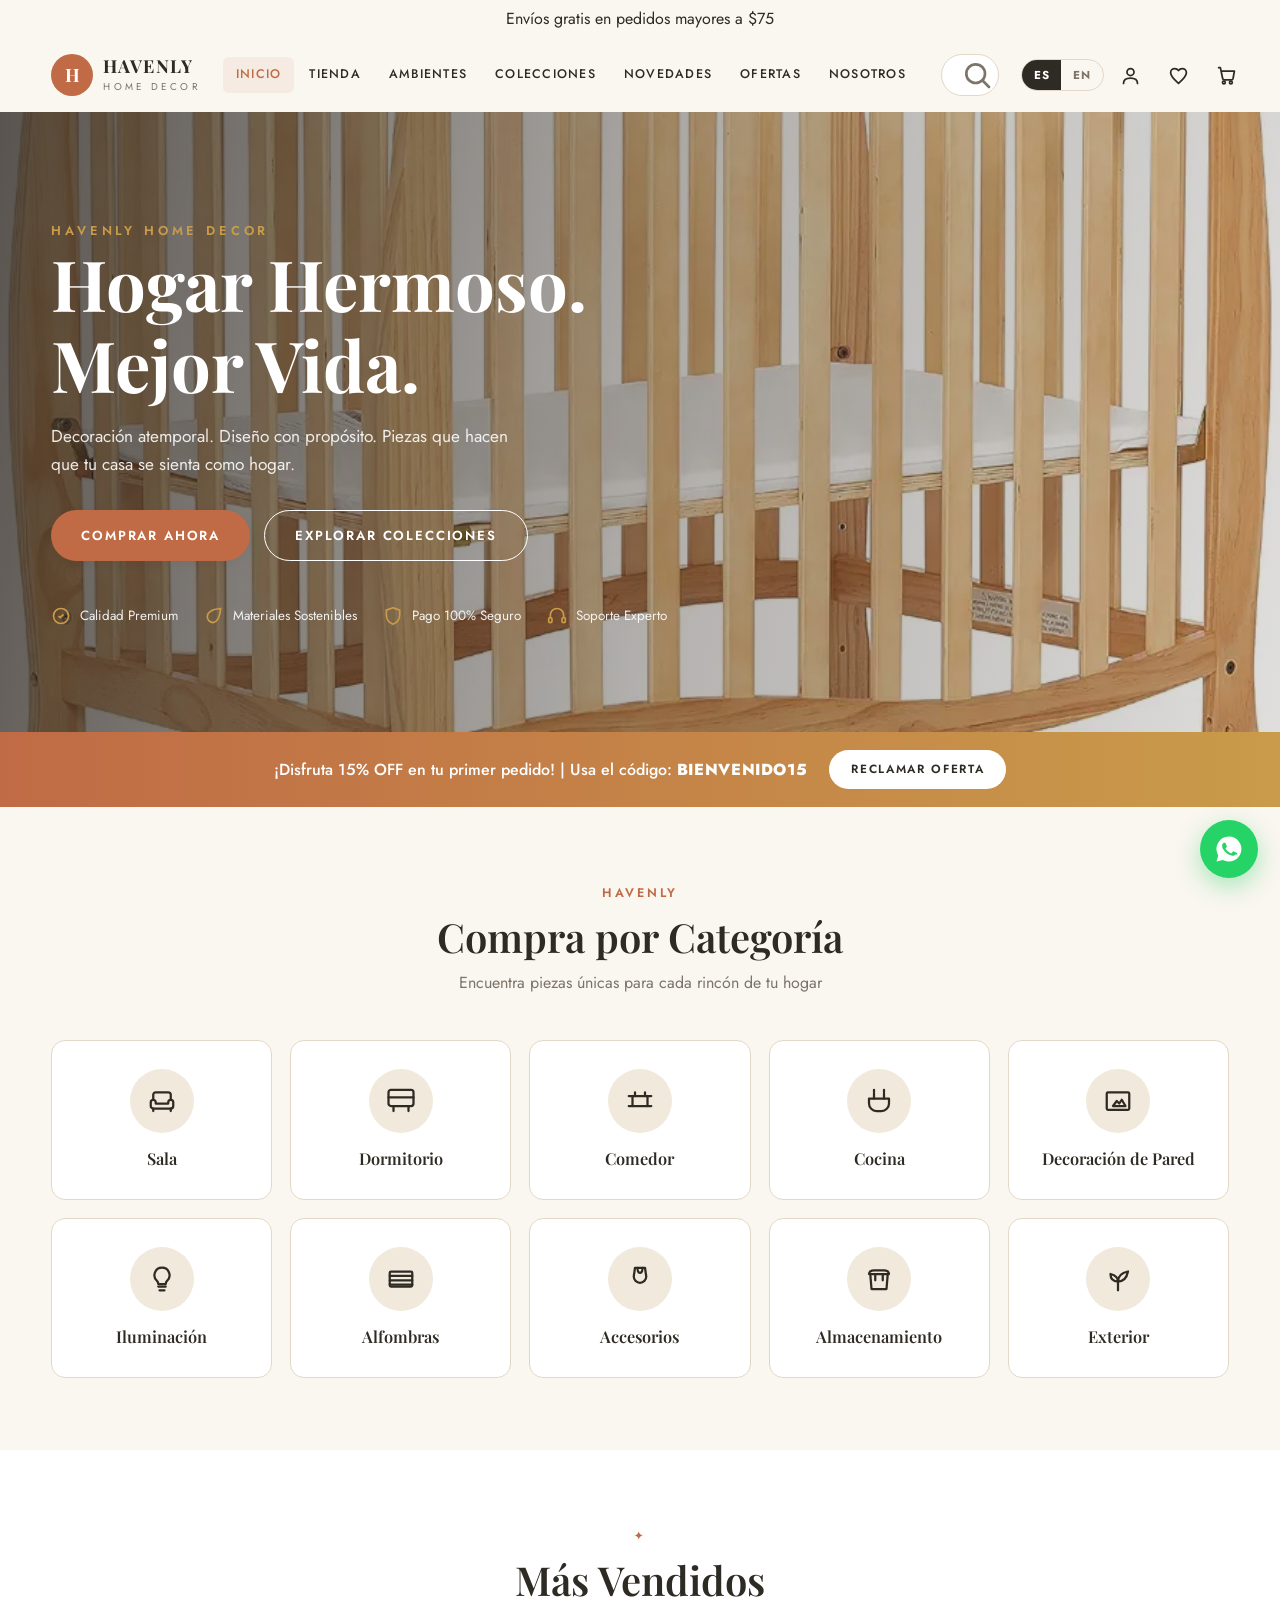
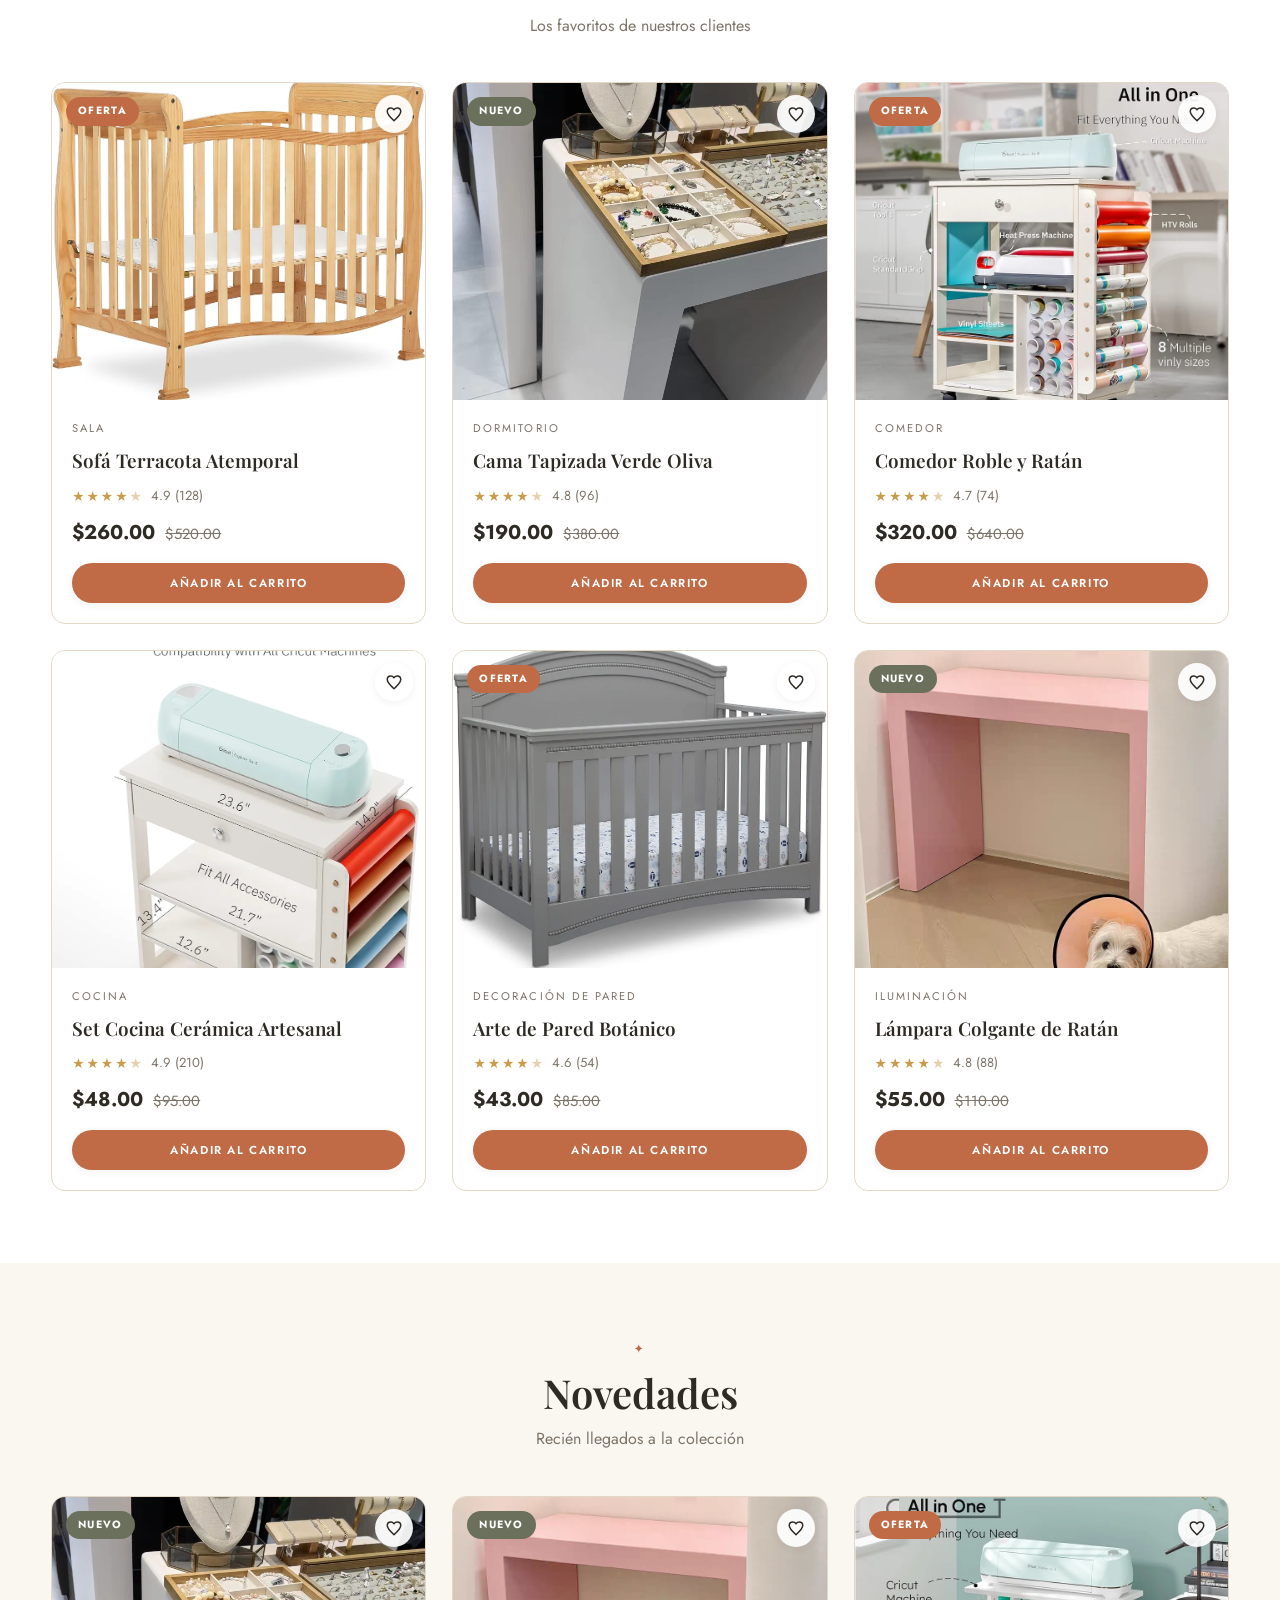
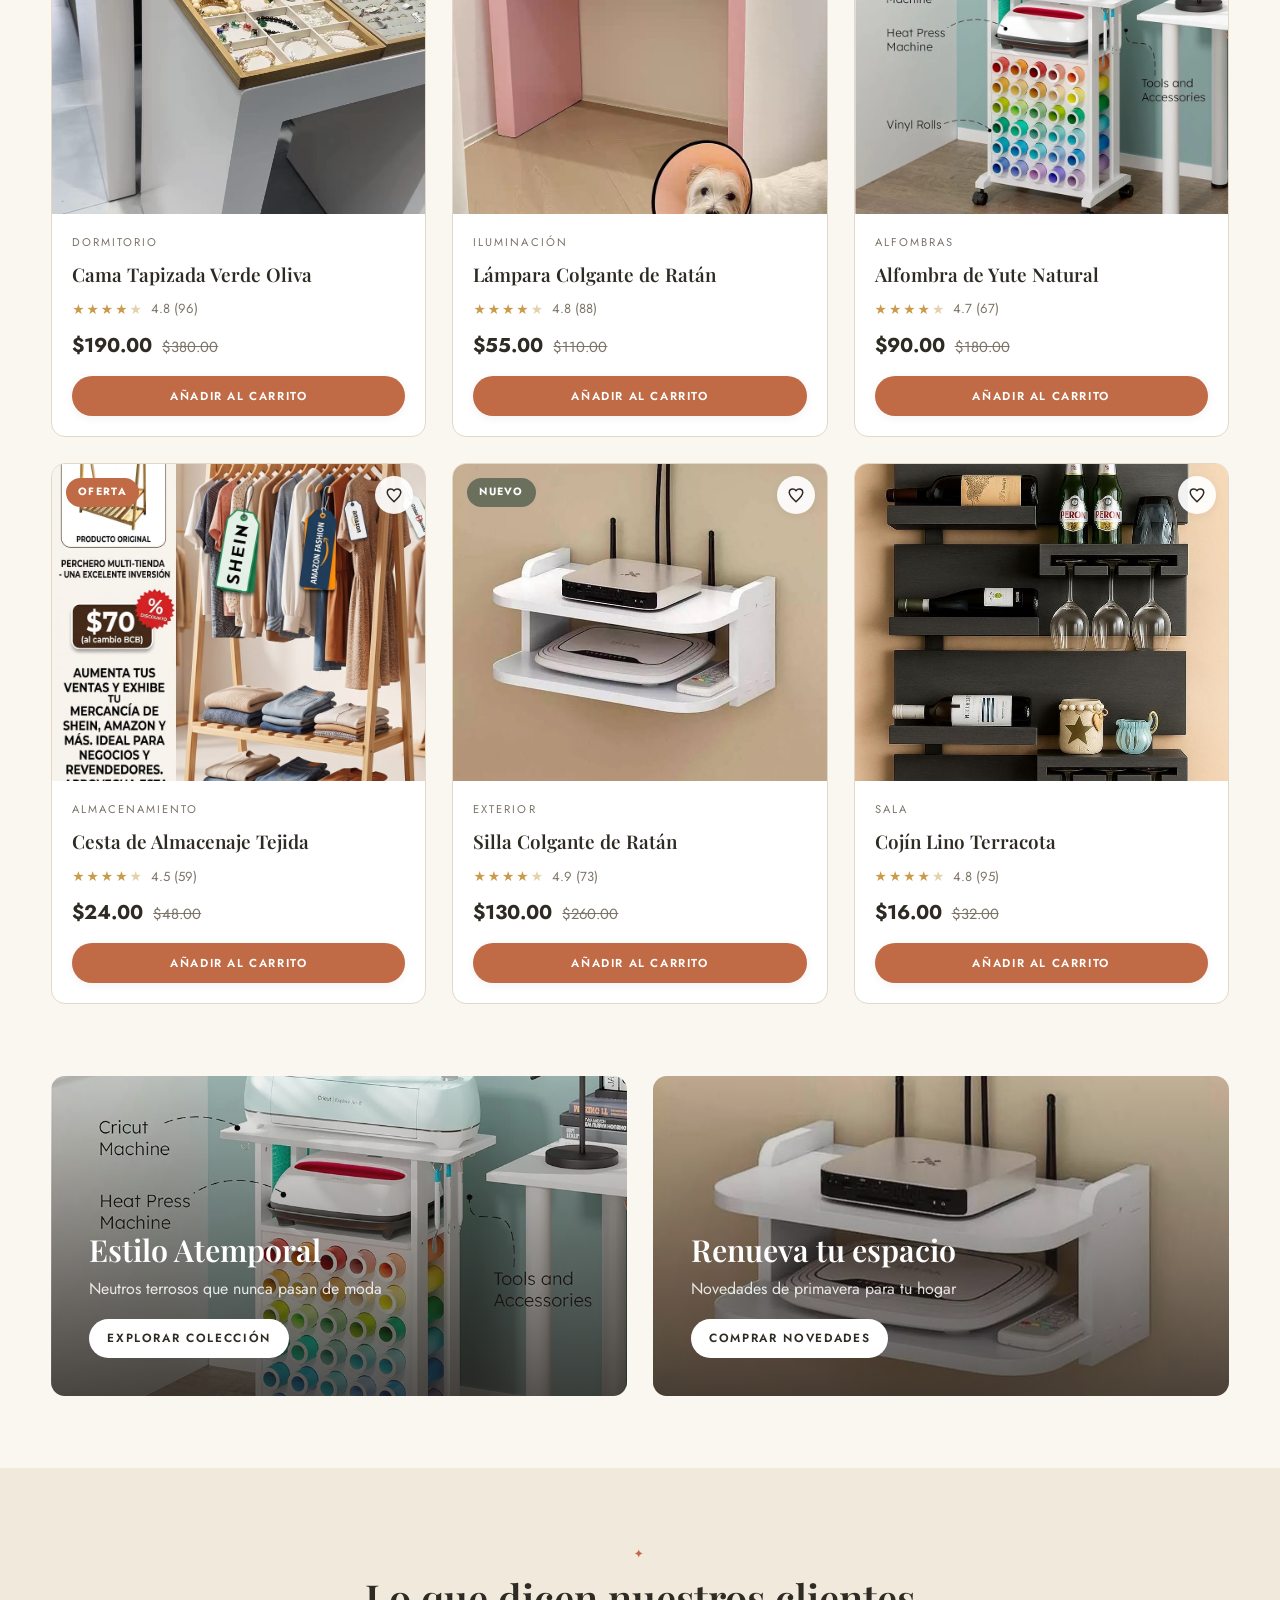
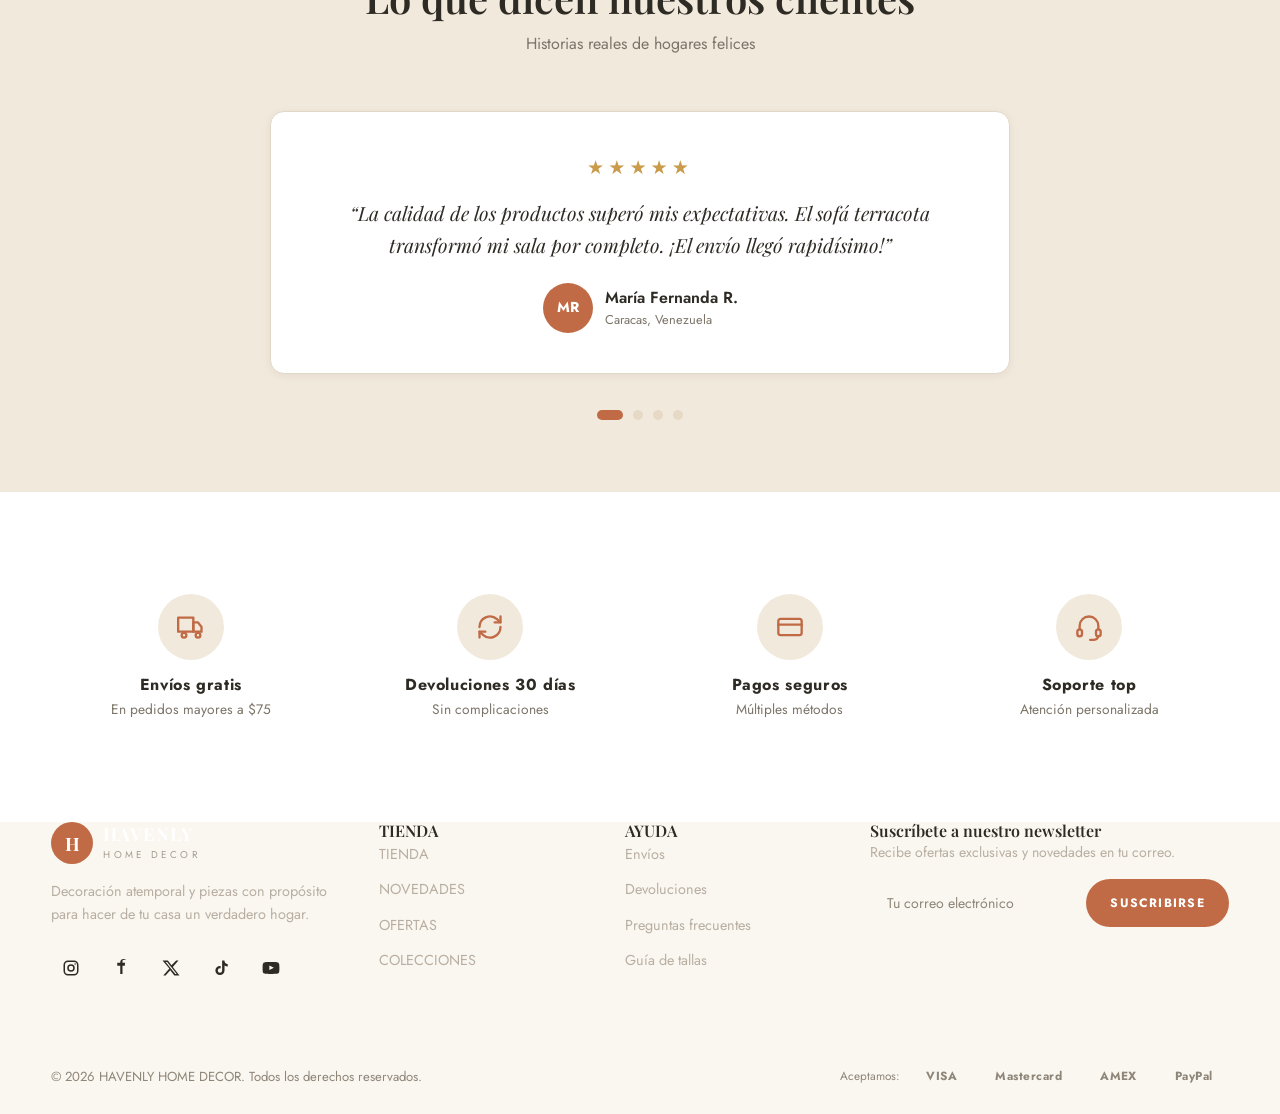
<file: index.html>
<!DOCTYPE html>
<html lang="es">
<head>
  <meta charset="UTF-8">
  <meta name="viewport" content="width=device-width, initial-scale=1.0">
  <title>HAVENLY HOME DECOR — Decoración del Hogar</title>
  <meta name="description" content="Tienda online de decoración del hogar con estética moderna, elegante y minimalista. Tonos tierra, terracota y verde oliva.">
  <link rel="preconnect" href="https://fonts.googleapis.com">
  <link rel="preconnect" href="https://fonts.gstatic.com" crossorigin>
  <link href="https://fonts.googleapis.com/css2?family=Playfair+Display:wght@500;600;700&family=Jost:wght@300;400;500;600;700&display=swap" rel="stylesheet">
  <link rel="stylesheet" href="css/style.css">
  <link rel="icon" href="data:image/svg+xml,<svg xmlns='http://www.w3.org/2000/svg' viewBox='0 0 100 100'><circle cx='50' cy='50' r='48' fill='%23C06B45'/><text x='50' y='68' font-size='55' text-anchor='middle' fill='white' font-family='Georgia'>H</text></svg>">
</head>
<body>

  <div id="site-topbar"></div>
  <header id="site-header"></header>

  <!-- HERO -->
  <section class="hero">
    <div class="container">
      <div class="hero__content">
        <span class="hero__eyebrow">HAVENLY HOME DECOR</span>
        <h1 data-i18n="hero.title"></h1>
        <p data-i18n="hero.subtitle"></p>
        <div class="hero__cta">
          <a href="tienda.html" class="btn btn-primary" data-i18n="hero.cta1"></a>
          <a href="tienda.html" class="btn btn-outline" style="border-color:#fff;color:#fff" data-i18n="hero.cta2"></a>
        </div>
        <div class="hero__badges">
          <span class="hero__badge"><svg viewBox="0 0 24 24" fill="none" stroke="currentColor" stroke-width="2"><path d="m9 12 2 2 4-4"/><circle cx="12" cy="12" r="9"/></svg><span data-i18n="hero.b1"></span></span>
          <span class="hero__badge"><svg viewBox="0 0 24 24" fill="none" stroke="currentColor" stroke-width="2"><path d="M11 20A7 7 0 0 1 4 13c0-5 4-9 16-10-1 12-5 16-9 17z"/></svg><span data-i18n="hero.b2"></span></span>
          <span class="hero__badge"><svg viewBox="0 0 24 24" fill="none" stroke="currentColor" stroke-width="2"><path d="M12 2 4 5v6c0 5 3.5 9 8 11 4.5-2 8-6 8-11V5z"/></svg><span data-i18n="hero.b3"></span></span>
          <span class="hero__badge"><svg viewBox="0 0 24 24" fill="none" stroke="currentColor" stroke-width="2"><path d="M4 14v-3a8 8 0 0 1 16 0v3"/><rect x="2" y="14" width="4" height="6" rx="2"/><rect x="18" y="14" width="4" height="6" rx="2"/></svg><span data-i18n="hero.b4"></span></span>
        </div>
      </div>
    </div>
  </section>

  <!-- BANNER OFERTA -->
  <section class="offerbar">
    <div class="container offerbar__inner">
      <span class="offerbar__text"><span data-i18n="offer.text"></span> <strong>BIENVENIDO15</strong></span>
      <a href="tienda.html" class="btn btn-light" data-i18n="offer.cta"></a>
    </div>
  </section>

  <!-- CATEGORÍAS -->
  <section class="section">
    <div class="container">
      <div class="section-head">
        <span class="eyebrow">HAVENLY</span>
        <h2 data-i18n="shop.title"></h2>
        <p data-i18n="shop.subtitle"></p>
      </div>
      <div class="cats" id="categories-grid"></div>
    </div>
  </section>

  <!-- MÁS VENDIDOS -->
  <section class="section" style="background:#fff">
    <div class="container">
      <div class="section-head">
        <span class="eyebrow">✦</span>
        <h2 data-i18n="best.title"></h2>
        <p data-i18n="best.subtitle"></p>
      </div>
      <div class="products-grid" id="best-sellers"></div>
    </div>
  </section>

  <!-- NOVEDADES -->
  <section class="section">
    <div class="container">
      <div class="section-head">
        <span class="eyebrow">✦</span>
        <h2 data-i18n="new.title"></h2>
        <p data-i18n="new.subtitle"></p>
      </div>
      <div class="products-grid" id="new-arrivals"></div>
    </div>
  </section>

  <!-- BANNERS PROMOCIONALES -->
  <section class="section" style="padding-top:0">
    <div class="container banners">
      <div class="banner banner--1">
        <div class="banner__content">
          <h3 data-i18n="banner1.title"></h3>
          <p data-i18n="banner1.subtitle"></p>
          <a href="tienda.html?cat=sala" class="btn btn-light btn-sm" data-i18n="banner1.cta"></a>
        </div>
      </div>
      <div class="banner banner--2">
        <div class="banner__content">
          <h3 data-i18n="banner2.title"></h3>
          <p data-i18n="banner2.subtitle"></p>
          <a href="tienda.html?filtro=nuevo" class="btn btn-light btn-sm" data-i18n="banner2.cta"></a>
        </div>
      </div>
    </div>
  </section>

  <!-- TESTIMONIOS -->
  <section class="section testi">
    <div class="container">
      <div class="section-head">
        <span class="eyebrow">✦</span>
        <h2 data-i18n="testi.title"></h2>
        <p data-i18n="testi.subtitle"></p>
      </div>
      <div class="testi__carousel">
        <div class="testi__track"><div class="testi__slides" id="testi-slides"></div></div>
        <div class="testi__nav" id="testi-nav"></div>
      </div>
    </div>
  </section>

  <!-- CONFIANZA -->
  <section class="section" id="nosotros" style="background:#fff">
    <div class="container">
      <div class="trust">
        <div class="trust__item">
          <div class="trust__icon"><svg viewBox="0 0 24 24" fill="none" stroke="currentColor" stroke-width="2" stroke-linecap="round" stroke-linejoin="round"><path d="M1 4h13v12H1z"/><path d="M14 8h4l3 4v4h-7z"/><circle cx="6" cy="19" r="2"/><circle cx="18" cy="19" r="2"/></svg></div>
          <h4 data-i18n="trust.free"></h4>
          <p data-i18n="trust.free.d"></p>
        </div>
        <div class="trust__item">
          <div class="trust__icon"><svg viewBox="0 0 24 24" fill="none" stroke="currentColor" stroke-width="2" stroke-linecap="round" stroke-linejoin="round"><path d="M3 12a9 9 0 0 1 15-6.7L21 8"/><path d="M21 3v5h-5"/><path d="M21 12a9 9 0 0 1-15 6.7L3 16"/><path d="M3 21v-5h5"/></svg></div>
          <h4 data-i18n="trust.returns"></h4>
          <p data-i18n="trust.returns.d"></p>
        </div>
        <div class="trust__item">
          <div class="trust__icon"><svg viewBox="0 0 24 24" fill="none" stroke="currentColor" stroke-width="2" stroke-linecap="round"><rect x="2" y="5" width="20" height="14" rx="2"/><path d="M2 10h20"/></svg></div>
          <h4 data-i18n="trust.pay"></h4>
          <p data-i18n="trust.pay.d"></p>
        </div>
        <div class="trust__item">
          <div class="trust__icon"><svg viewBox="0 0 24 24" fill="none" stroke="currentColor" stroke-width="2" stroke-linecap="round" stroke-linejoin="round"><path d="M4 14v-3a8 8 0 0 1 16 0v3"/><rect x="2" y="14" width="4" height="6" rx="2"/><rect x="18" y="14" width="4" height="6" rx="2"/><path d="M20 20a4 4 0 0 1-4 3h-3"/></svg></div>
          <h4 data-i18n="trust.support"></h4>
          <p data-i18n="trust.support.d"></p>
        </div>
      </div>
    </div>
  </section>

  <footer id="site-footer"></footer>

  <script src="js/data.js"></script>
  <script src="js/app.js"></script>
  <script>
    window.__renderPage = function () {
      const catsGrid = document.getElementById("categories-grid");
      catsGrid.innerHTML = CATEGORIES.map((c) => `
        <a class="cat" href="tienda.html?cat=${c.key}">
          <span class="cat__icon">${c.icon}</span>
          <span class="cat__name">${catName(c.key)}</span>
        </a>`).join("");

      const best = PRODUCTS.filter((p) => p.bestSeller).slice(0, 6);
      document.getElementById("best-sellers").innerHTML = best.map((p) => productCardHTML(p)).join("");

      const fresh = PRODUCTS.filter((p) => p.newArrival).slice(0, 6);
      document.getElementById("new-arrivals").innerHTML = fresh.map((p) => productCardHTML(p)).join("");

      const slides = document.getElementById("testi-slides");
      slides.innerHTML = TESTIMONIALS.map((tm) => `
        <div class="testi__slide">
          <div class="testi__card">
            <div class="testi__stars">${"★".repeat(tm.rating)}${"☆".repeat(5 - tm.rating)}</div>
            <p class="testi__text">“${LANG === "es" ? tm.text : tm.textEn}”</p>
            <div class="testi__who">
              <span class="testi__avatar">${tm.initials}</span>
              <div>
                <div class="testi__name">${tm.name}</div>
                <div class="testi__loc">${tm.location}</div>
              </div>
            </div>
          </div>
        </div>`).join("");
      const nav = document.getElementById("testi-nav");
      nav.innerHTML = TESTIMONIALS.map((_, i) => `<button class="testi__dot ${i === 0 ? "active" : ""}" data-dot="${i}" aria-label="Reseña ${i + 1}"></button>`).join("");

      bindProductCards();
      bindTestimonials();
    };

    let testiIndex = 0;
    function bindTestimonials() {
      const track = document.querySelector(".testi__slides");
      const dots = document.querySelectorAll("[data-dot]");
      function go(i) {
        testiIndex = i;
        track.style.transform = `translateX(-${i * 100}%)`;
        dots.forEach((d, j) => d.classList.toggle("active", j === i));
      }
      dots.forEach((d) => d.addEventListener("click", () => go(+d.getAttribute("data-dot"))));
      setInterval(() => go((testiIndex + 1) % TESTIMONIALS.length), 6000);
    }

    window.__renderPage();
  </script>
</body>
</html>
</file>
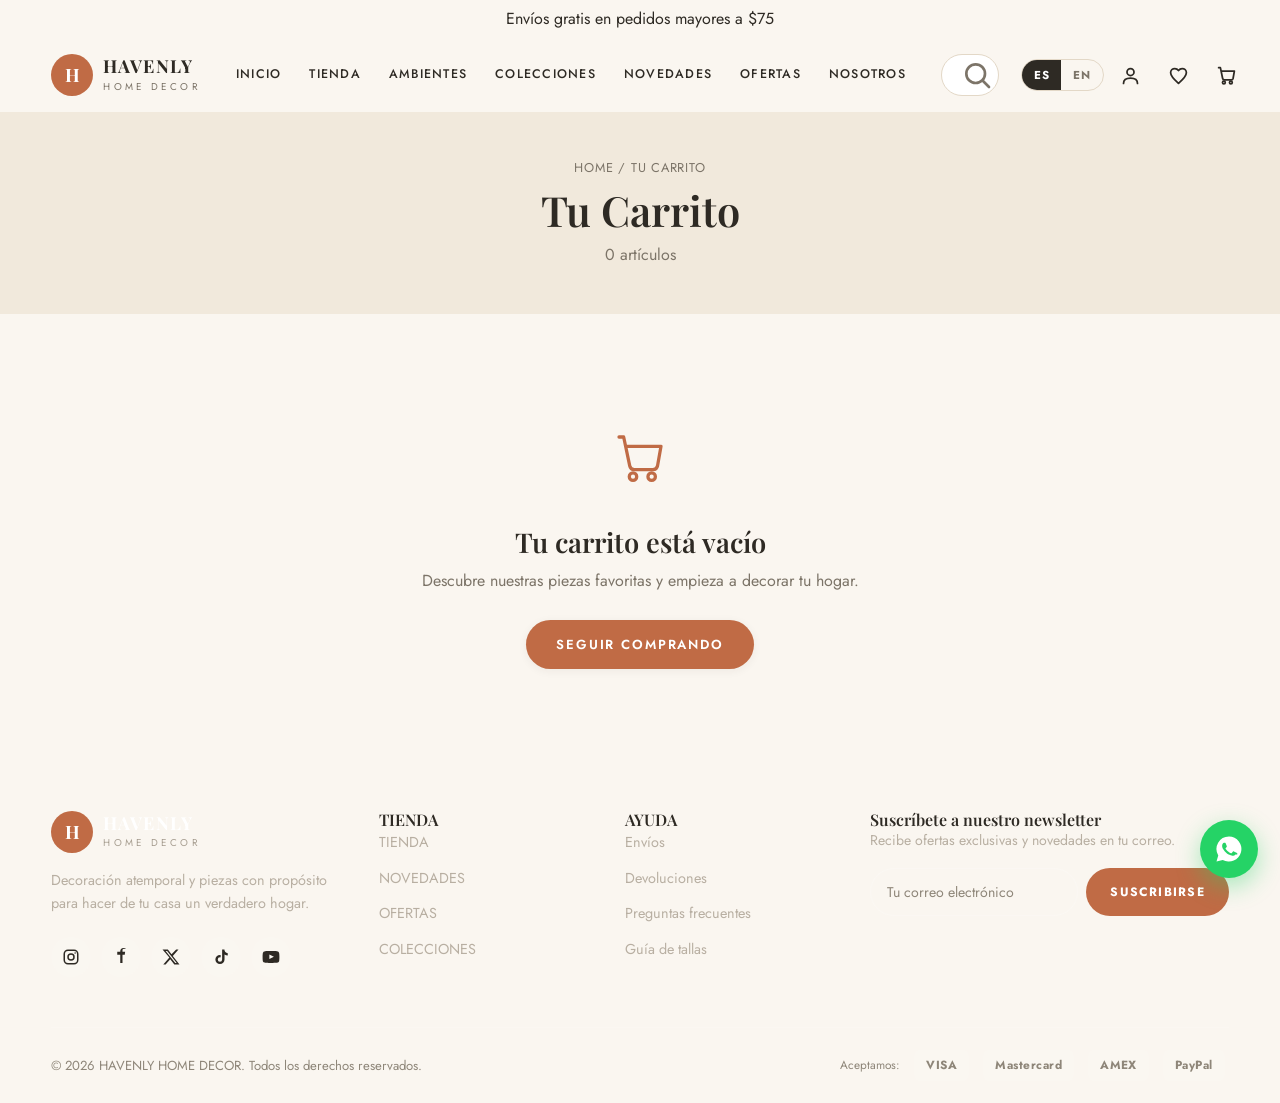
<file: carrito.html>
<!DOCTYPE html>
<html lang="es">
<head>
  <meta charset="UTF-8">
  <meta name="viewport" content="width=device-width, initial-scale=1.0">
  <title>Carrito — HAVENLY HOME DECOR</title>
  <meta name="description" content="Tu carrito de compras.">
  <link rel="preconnect" href="https://fonts.googleapis.com">
  <link rel="preconnect" href="https://fonts.gstatic.com" crossorigin>
  <link href="https://fonts.googleapis.com/css2?family=Playfair+Display:wght@500;600;700&family=Jost:wght@300;400;500;600;700&display=swap" rel="stylesheet">
  <link rel="stylesheet" href="css/style.css">
  <link rel="icon" href="data:image/svg+xml,<svg xmlns='http://www.w3.org/2000/svg' viewBox='0 0 100 100'><circle cx='50' cy='50' r='48' fill='%23C06B45'/><text x='50' y='68' font-size='55' text-anchor='middle' fill='white' font-family='Georgia'>H</text></svg>">
</head>
<body>

  <div id="site-topbar"></div>
  <header id="site-header"></header>

  <section class="page-head">
    <div class="container">
      <div class="breadcrumb"><a href="index.html">Home</a> / <span data-i18n="cart.title"></span></div>
      <h1 data-i18n="cart.title"></h1>
      <p id="cart-subhead"></p>
    </div>
  </section>

  <section class="section" style="padding-top:40px">
    <div class="container">
      <div id="cart-content"></div>
    </div>
  </section>

  <footer id="site-footer"></footer>

  <script src="js/data.js"></script>
  <script src="js/app.js"></script>
  <script>
    function renderCart() {
      const wrap = document.getElementById("cart-content");
      document.getElementById("cart-subhead").textContent = `${cartCount()} ${t("cart.count")}`;

      if (!CART.length) {
        wrap.innerHTML = `
          <div class="empty-cart">
            <div class="emoji"><svg viewBox="0 0 24 24" width="56" height="56" fill="none" stroke="#C06B45" stroke-width="1.4" stroke-linecap="round" stroke-linejoin="round"><circle cx="9" cy="20" r="1.6"/><circle cx="17" cy="20" r="1.6"/><path d="M3 3h2l2.6 12.4a2 2 0 0 0 2 1.6h7.9a2 2 0 0 0 2-1.6L21 7H6"/></svg></div>
            <h2 data-i18n="cart.empty"></h2>
            <p data-i18n="cart.empty.d"></p>
            <a href="tienda.html" class="btn btn-primary" data-i18n="cart.continue"></a>
          </div>`;
        applyLang();
        return;
      }

      const items = CART.map((c) => {
        const p = getProduct(c.id);
        if (!p) return "";
        const name = LANG === "es" ? p.name : p.nameEn;
        return `
        <div class="cart-item" data-id="${p.id}">
          <a href="producto.html?id=${p.id}"><img class="cart-item__img" src="${p.image}" alt="${name}"></a>
          <div>
            <div class="cart-item__name">${name}</div>
            <div class="cart-item__meta">${catName(p.category)} · ${money(p.price)}</div>
          </div>
          <div class="cart-item__right">
            <div class="qty">
              <button data-minus="${p.id}" aria-label="Menos">−</button>
              <span>${c.qty}</span>
              <button data-plus="${p.id}" aria-label="Más">+</button>
            </div>
            <span class="cart-item__price">${money(p.price * c.qty)}</span>
            <button class="cart-item__remove" data-remove="${p.id}">${icon("trash")} <span data-i18n="cart.remove"></span></button>
          </div>
        </div>`;
      }).join("");

      const ship = cartShipping();
      wrap.innerHTML = `
        <div class="cart-layout">
          <div class="cart-items">${items}</div>
          <aside class="summary">
            <h3 data-i18n="cart.summary"></h3>
            <div class="promo">
              <input type="text" id="promo-input" placeholder="${PROMO_CODE}">
              <button id="promo-btn" data-i18n="cart.apply"></button>
            </div>
            <div class="promo-msg" id="promo-msg"></div>
            <div class="summary__row"><span data-i18n="cart.subtotal"></span><span>${money(cartSubtotal())}</span></div>
            ${PROMO_APPLIED ? `<div class="summary__row"><span>${LANG === "es" ? "Descuento (15%)" : "Discount (15%)"}</span><span style="color:var(--olive)">−${money(cartDiscount())}</span></div>` : ""}
            <div class="summary__row"><span data-i18n="cart.shipping"></span><span class="${ship === 0 ? "free" : ""}">${ship === 0 ? t("cart.free") : money(ship)}</span></div>
            <div class="summary__row"><span data-i18n="cart.tax"></span><span>${money(cartTax())}</span></div>
            <div class="summary__row total"><span data-i18n="cart.grand"></span><span>${money(cartGrand())}</span></div>
            <a href="checkout.html" class="btn btn-primary btn-block" style="margin-top:18px" data-i18n="cart.checkout"></a>
            <a href="tienda.html" class="btn btn-outline btn-block" style="margin-top:10px" data-i18n="cart.continue"></a>
          </aside>
        </div>`;

      applyLang();
      bindCartEvents();
    }

    function bindCartEvents() {
      document.querySelectorAll("[data-plus]").forEach((b) => b.addEventListener("click", () => {
        const id = b.getAttribute("data-plus");
        const item = CART.find((c) => c.id === id);
        setCartQty(id, item.qty + 1);
        renderCart();
      }));
      document.querySelectorAll("[data-minus]").forEach((b) => b.addEventListener("click", () => {
        const id = b.getAttribute("data-minus");
        const item = CART.find((c) => c.id === id);
        if (item.qty <= 1) removeFromCart(id);
        else setCartQty(id, item.qty - 1);
        renderCart();
      }));
      document.querySelectorAll("[data-remove]").forEach((b) => b.addEventListener("click", () => {
        removeFromCart(b.getAttribute("data-remove"));
        renderCart();
      }));
      const promoBtn = document.getElementById("promo-btn");
      if (promoBtn) promoBtn.addEventListener("click", () => {
        const val = document.getElementById("promo-input").value.trim().toUpperCase();
        const msg = document.getElementById("promo-msg");
        if (val === PROMO_CODE) {
          PROMO_APPLIED = true;
          msg.className = "promo-msg ok";
          msg.textContent = t("cart.code.ok");
        } else {
          PROMO_APPLIED = false;
          msg.className = "promo-msg bad";
          msg.textContent = t("cart.code.bad");
        }
        renderCart();
        if (PROMO_APPLIED) document.getElementById("promo-msg").className = "promo-msg ok";
      });
    }

    window.__renderPage = renderCart;
    renderCart();
  </script>
</body>
</html>
</file>
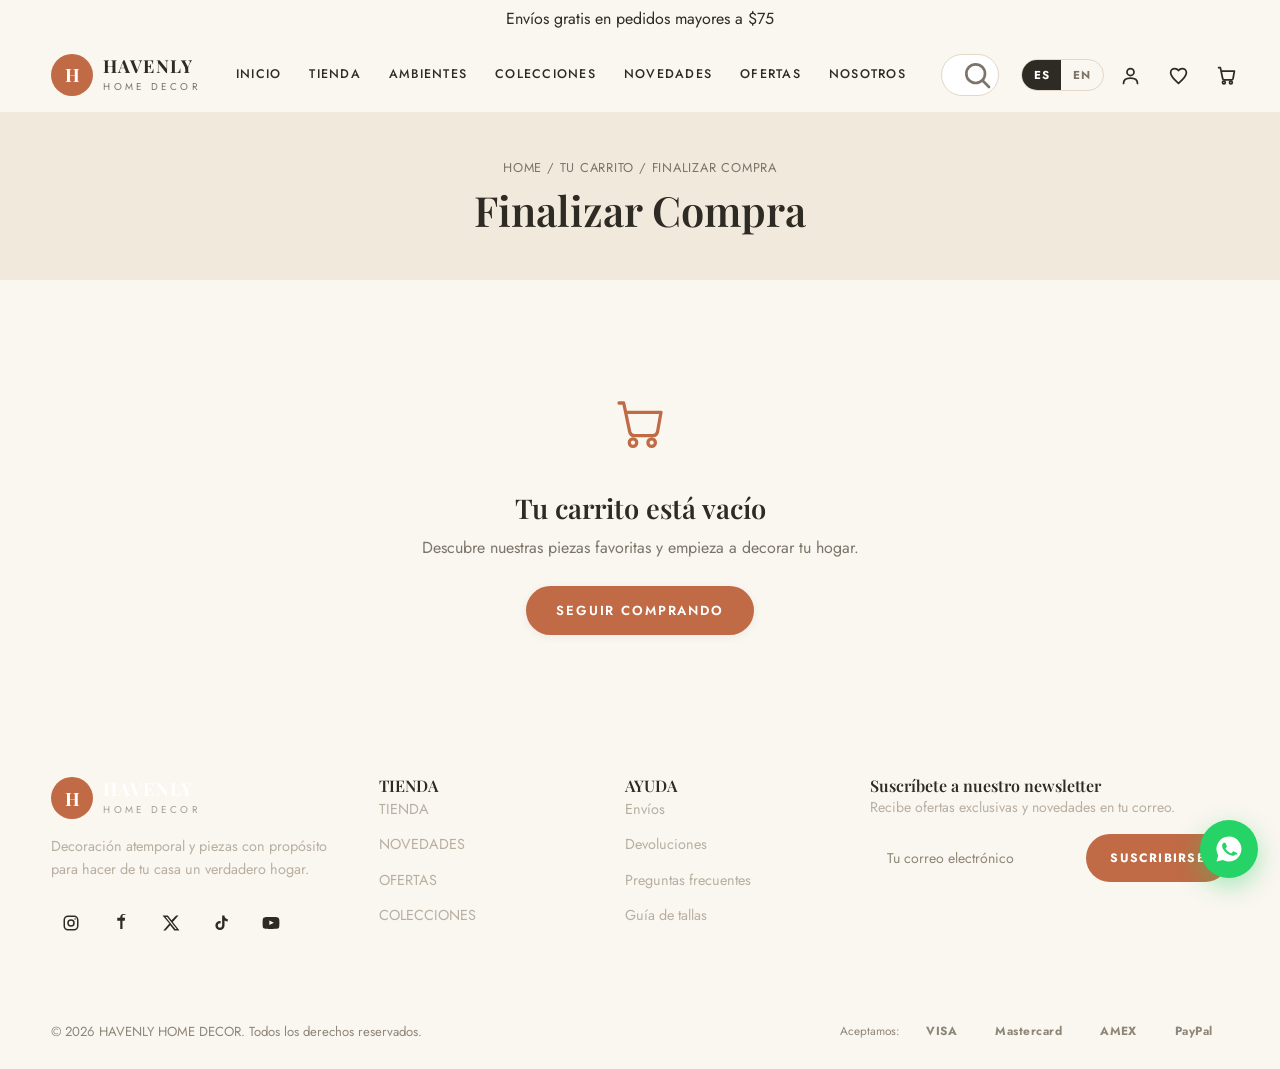
<file: checkout.html>
<!DOCTYPE html>
<html lang="es">
<head>
  <meta charset="UTF-8">
  <meta name="viewport" content="width=device-width, initial-scale=1.0">
  <title>Finalizar Compra — HAVENLY HOME DECOR</title>
  <meta name="description" content="Checkout seguro con Mercado Pago, PayPal, Stripe, Binance Pay, Zelle y transferencia bancaria.">
  <link rel="preconnect" href="https://fonts.googleapis.com">
  <link rel="preconnect" href="https://fonts.gstatic.com" crossorigin>
  <link href="https://fonts.googleapis.com/css2?family=Playfair+Display:wght@500;600;700&family=Jost:wght@300;400;500;600;700&display=swap" rel="stylesheet">
  <link rel="stylesheet" href="css/style.css">
  <link rel="icon" href="data:image/svg+xml,<svg xmlns='http://www.w3.org/2000/svg' viewBox='0 0 100 100'><circle cx='50' cy='50' r='48' fill='%23C06B45'/><text x='50' y='68' font-size='55' text-anchor='middle' fill='white' font-family='Georgia'>H</text></svg>">
</head>
<body>

  <div id="site-topbar"></div>
  <header id="site-header"></header>

  <section class="page-head">
    <div class="container">
      <div class="breadcrumb"><a href="index.html">Home</a> / <a href="carrito.html" data-i18n="cart.title"></a> / <span data-i18n="checkout.title"></span></div>
      <h1 data-i18n="checkout.title"></h1>
    </div>
  </section>

  <section class="section" style="padding-top:40px">
    <div class="container" id="checkout-root"></div>
  </section>

  <footer id="site-footer"></footer>

  <script src="js/data.js"></script>
  <script src="js/app.js"></script>
  <script>
    const PAY_METHODS = [
      { id: "card", icon: '<svg viewBox="0 0 24 24" width="24" height="24" fill="none" stroke="#6B705C" stroke-width="2" stroke-linecap="round"><rect x="2" y="5" width="20" height="14" rx="2"/><path d="M2 10h20"/></svg>', nameKey: "checkout.card", descKey: "checkout.card.d" },
      { id: "mp", icon: '<span style="background:#009EE3;color:#fff;border-radius:6px;padding:2px 8px;font-weight:800;font-size:.82rem;letter-spacing:.04em">MP</span>', nameKey: "checkout.mp", descKey: "checkout.mp.d" },
      { id: "pp", icon: '<span style="background:#003087;color:#fff;border-radius:6px;padding:2px 8px;font-weight:800;font-size:.82rem">P</span>', nameKey: "checkout.pp", descKey: "checkout.pp.d" },
      { id: "binance", icon: '<span style="background:#F3BA2F;color:#0B0E11;border-radius:6px;padding:2px 8px;font-weight:800;font-size:.82rem">₿</span>', nameKey: "checkout.binance", descKey: "checkout.binance.d" },
      { id: "zelle", icon: '<span style="background:#6D1ED4;color:#fff;border-radius:6px;padding:2px 8px;font-weight:800;font-size:.82rem">Z</span>', nameKey: "checkout.zelle", descKey: "checkout.zelle.d" },
      { id: "transfer", icon: '<span style="background:#4F5544;color:#fff;border-radius:6px;padding:2px 8px;font-weight:800;font-size:.82rem">Bs</span>', nameKey: "checkout.transfer", descKey: "checkout.transfer.d" }
    ];

    function renderCheckout() {
      const root = document.getElementById("checkout-root");
      if (!CART.length) {
        root.innerHTML = `
          <div class="empty-cart">
            <div class="emoji"><svg viewBox="0 0 24 24" width="56" height="56" fill="none" stroke="#C06B45" stroke-width="1.4" stroke-linecap="round" stroke-linejoin="round"><circle cx="9" cy="20" r="1.6"/><circle cx="17" cy="20" r="1.6"/><path d="M3 3h2l2.6 12.4a2 2 0 0 0 2 1.6h7.9a2 2 0 0 0 2-1.6L21 7H6"/></svg></div>
            <h2 data-i18n="cart.empty"></h2>
            <p data-i18n="cart.empty.d"></p>
            <a href="tienda.html" class="btn btn-primary" data-i18n="cart.continue"></a>
          </div>`;
        applyLang();
        return;
      }

      const ship = cartShipping();
      root.innerHTML = `
        <form id="checkout-form" class="checkout-layout" novalidate>
          <div>
            <div class="form-card">
              <h3><span class="step">1</span> <span data-i18n="checkout.personal"></span></h3>
              <div class="form-row">
                <div class="form-group">
                  <label data-i18n="checkout.name"></label>
                  <input type="text" id="f-name" required autocomplete="name">
                </div>
                <div class="form-group">
                  <label data-i18n="checkout.email"></label>
                  <input type="email" id="f-email" required autocomplete="email">
                </div>
              </div>
              <div class="form-group">
                <label data-i18n="checkout.phone"></label>
                <input type="tel" id="f-phone" required autocomplete="tel" placeholder="+58 414 000 0000">
              </div>
            </div>

            <div class="form-card">
              <h3><span class="step">2</span> <span data-i18n="checkout.shipping"></span></h3>
              <div class="form-group">
                <label data-i18n="checkout.address"></label>
                <input type="text" id="f-address" required autocomplete="street-address">
              </div>
              <div class="form-row">
                <div class="form-group">
                  <label data-i18n="checkout.city"></label>
                  <input type="text" id="f-city" required>
                </div>
                <div class="form-group">
                  <label data-i18n="checkout.state"></label>
                  <select id="f-state">
                    <option>Distrito Capital</option><option>Miranda</option><option>Zulia</option>
                    <option>Carabobo</option><option>Lara</option><option>Aragua</option>
                    <option>Anzoátegui</option><option>Bolívar</option><option>Falcón</option>
                    <option>Mérida</option><option>Táchira</option><option>Otro</option>
                  </select>
                </div>
              </div>
              <div class="form-group">
                <label data-i18n="checkout.zip"></label>
                <input type="text" id="f-zip" placeholder="1010">
              </div>
            </div>

            <div class="form-card">
              <h3><span class="step">3</span> <span data-i18n="checkout.payment"></span></h3>
              <p style="color:var(--muted);font-size:.88rem;margin-bottom:16px" data-i18n="checkout.pay.desc"></p>
              <div class="pay-options">
                ${PAY_METHODS.map((m, i) => `
                  <label class="pay-option ${i === 0 ? "selected" : ""}">
                    <input type="radio" name="pay" value="${m.id}" ${i === 0 ? "checked" : ""}>
                    <span class="pay-option__icon">${m.icon}</span>
                    <span>
                      <span class="pay-option__name" data-i18n="${m.nameKey}"></span><br>
                      <span class="pay-option__desc" data-i18n="${m.descKey}"></span>
                    </span>
                  </label>`).join("")}
              </div>
              <div class="pay-detail show" id="pay-detail"></div>
            </div>
          </div>

          <aside class="summary">
            <h3 data-i18n="cart.summary"></h3>
            <div id="summary-items"></div>
            <div class="summary__row"><span data-i18n="cart.subtotal"></span><span>${money(cartSubtotal())}</span></div>
            ${PROMO_APPLIED ? `<div class="summary__row"><span>${LANG === "es" ? "Descuento (15%)" : "Discount (15%)"}</span><span style="color:var(--olive)">−${money(cartDiscount())}</span></div>` : ""}
            <div class="summary__row"><span data-i18n="cart.shipping"></span><span class="${ship === 0 ? "free" : ""}">${ship === 0 ? t("cart.free") : money(ship)}</span></div>
            <div class="summary__row"><span data-i18n="cart.tax"></span><span>${money(cartTax())}</span></div>
            <div class="summary__row total"><span data-i18n="cart.grand"></span><span>${money(cartGrand())}</span></div>
            <button type="submit" class="btn btn-primary btn-block" style="margin-top:18px" data-i18n="checkout.place"></button>
            <p style="font-size:.76rem;color:var(--muted);margin-top:12px;text-align:center" data-i18n="checkout.note"></p>
          </aside>
        </form>`;

      const items = CART.map((c) => {
        const p = getProduct(c.id);
        return `<div class="summary__row" style="font-size:.86rem"><span>${(LANG === "es" ? p.name : p.nameEn)} × ${c.qty}</span><span>${money(p.price * c.qty)}</span></div>`;
      }).join("");
      document.getElementById("summary-items").innerHTML = items;

      applyLang();
      bindCheckout();
    }

    function payDetailHTML(method) {
      const es = LANG === "es";
      const details = {
        card: `<div class="form-row">
            <div class="form-group"><label>${es ? "Número de tarjeta" : "Card number"}</label><input type="text" placeholder="4242 4242 4242 4242" id="card-num"></div>
            <div class="form-group"><label>${es ? "Titular" : "Cardholder"}</label><input type="text" placeholder="NOMBRE APELLIDO"></div>
          </div>
          <div class="form-row">
            <div class="form-group"><label>${es ? "Vencimiento" : "Expiry"}</label><input type="text" placeholder="MM/AA"></div>
            <div class="form-group"><label>CVC</label><input type="text" placeholder="123"></div>
          </div>
          <p class="hint">${es ? "Procesado de forma segura por Stripe (modo demo)." : "Securely processed by Stripe (demo mode)."}</p>`,
        mp: `<p>${es ? "Al confirmar serás redirigido a Mercado Pago para completar tu pago de forma segura." : "After confirming you will be redirected to Mercado Pago to complete your payment securely."}</p>`,
        pp: `<p>${es ? "Al confirmar serás redirigido a PayPal para completar tu pago internacional." : "After confirming you will be redirected to PayPal to complete your international payment."}</p>`,
        binance: `<p>${es ? "Transfiere USDT a la siguiente dirección y envía el comprobante por WhatsApp:" : "Transfer USDT to the following address and send the receipt via WhatsApp:"}</p>
          <p style="margin-top:8px"><code>0xHavenlyUSDT...BEP20</code></p>
          <p class="hint">${es ? "Red: BSC (BEP-20) · Confirmaremos tu pedido al recibir el pago." : "Network: BSC (BEP-20) · We will confirm your order upon receiving payment."}</p>`,
        zelle: `<p>${es ? "Envía tu pago por Zelle a:" : "Send your Zelle payment to:"}</p>
          <p style="margin-top:8px"><code>pagos@havenlydecor.com</code></p>
          <p class="hint">${es ? "Titular: HAVENLY HOME DECOR C.A. · Incluye tu número de pedido en la nota." : "Holder: HAVENLY HOME DECOR C.A. · Include your order number in the note."}</p>`,
        transfer: `<p>${es ? "Pago móvil / transferencia en bolívares:" : "Mobile payment / bank transfer in bolivars:"}</p>
          <p style="margin-top:8px"><code>Banco: 0102 · C.I. V-12.345.678 · Telf. 0414-650-3348</code></p>
          <p class="hint">${es ? "El monto en Bs se calcula a la tasa del día. Te contactaremos para confirmar." : "The amount in Bs is calculated at the daily rate. We will contact you to confirm."}</p>`
      };
      return details[method] || "";
    }

    function bindCheckout() {
      const opts = document.querySelectorAll('input[name="pay"]');
      const detail = document.getElementById("pay-detail");
      function updateDetail() {
        const method = document.querySelector('input[name="pay"]:checked').value;
        detail.innerHTML = payDetailHTML(method);
        detail.classList.add("show");
        document.querySelectorAll(".pay-option").forEach((o) => {
          o.classList.toggle("selected", o.querySelector("input").checked);
        });
      }
      opts.forEach((r) => r.addEventListener("change", updateDetail));
      updateDetail();

      document.getElementById("checkout-form").addEventListener("submit", (e) => {
        e.preventDefault();
        const required = ["f-name", "f-email", "f-phone", "f-address", "f-city"];
        let ok = true;
        required.forEach((id) => {
          const el = document.getElementById(id);
          if (!el.value.trim()) { el.style.borderColor = "var(--danger)"; ok = false; }
          else el.style.borderColor = "";
        });
        const email = document.getElementById("f-email").value;
        if (email && !/^[^\s@]+@[^\s@]+\.[^\s@]+$/.test(email)) {
          document.getElementById("f-email").style.borderColor = "var(--danger)";
          ok = false;
        }
        if (!ok) { toast(t("checkout.required")); return; }

        const orderNo = "HV-" + Date.now().toString().slice(-8);
        const method = document.querySelector('input[name="pay"]:checked').value;
        const methodName = PAY_METHODS.find((m) => m.id === method).nameKey;
        showSuccess(orderNo, email, methodName);
      });
    }

    function showSuccess(orderNo, email, methodName) {
      CART = [];
      saveCart();
      updateCartBadges();
      const root = document.getElementById("checkout-root");
      root.innerHTML = `
        <div class="success-card">
          <div class="check">${icon("check")}</div>
          <h1 data-i18n="success.title"></h1>
          <p data-i18n="success.sub"></p>
          <div class="order-no" data-i18n="success.order"></div>
          <div style="font-size:1.3rem;font-weight:700;letter-spacing:.08em;margin-bottom:6px">${orderNo}</div>
          <p style="font-size:.86rem">${t("success.email")}: <strong>${email}</strong></p>
          <p style="font-size:.86rem;margin-top:6px">${LANG === "es" ? "Método de pago" : "Payment method"}: <strong data-i18n="${methodName}"></strong></p>
          <a href="tienda.html" class="btn btn-primary" style="margin-top:22px" data-i18n="success.back"></a>
        </div>`;
      applyLang();
    }

    window.__renderPage = renderCheckout;
    renderCheckout();
  </script>
</body>
</html>
</file>
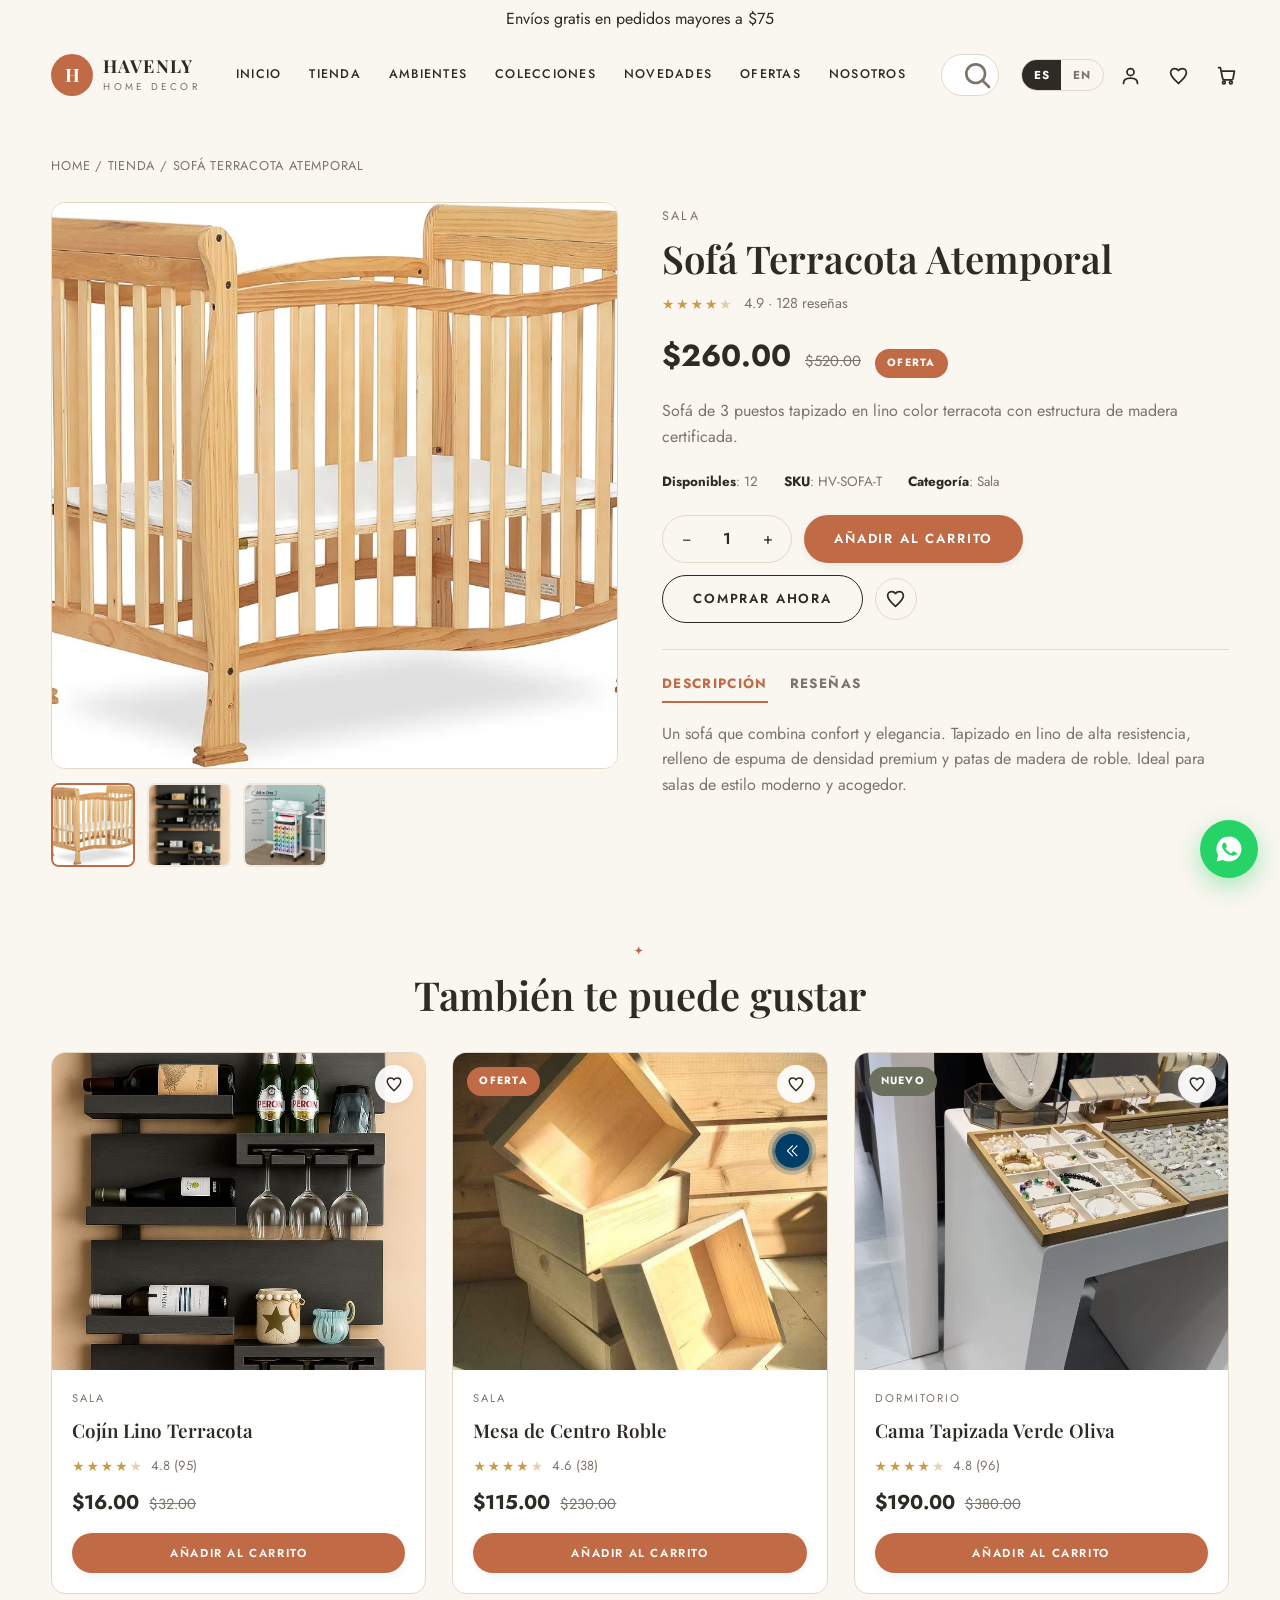
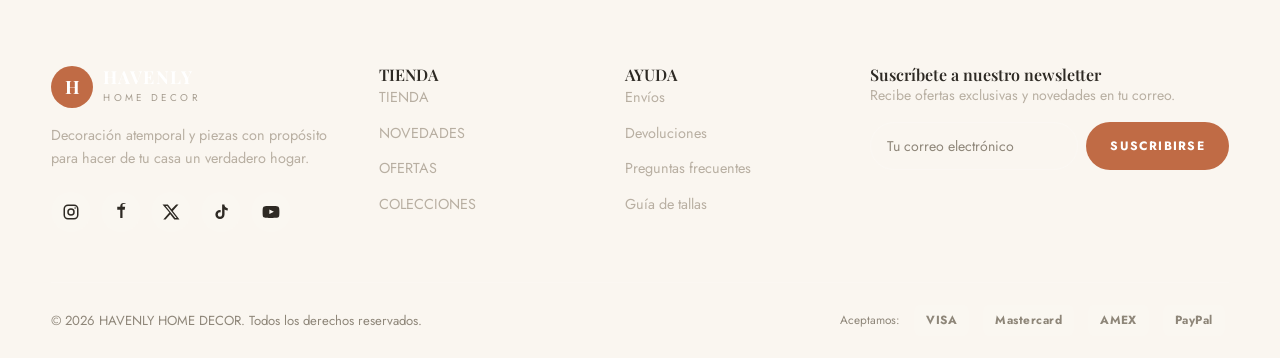
<file: producto.html>
<!DOCTYPE html>
<html lang="es">
<head>
  <meta charset="UTF-8">
  <meta name="viewport" content="width=device-width, initial-scale=1.0">
  <title>Producto — HAVENLY HOME DECOR</title>
  <meta name="description" content="Detalle de producto: galería de imágenes, descripción y reseñas.">
  <link rel="preconnect" href="https://fonts.googleapis.com">
  <link rel="preconnect" href="https://fonts.gstatic.com" crossorigin>
  <link href="https://fonts.googleapis.com/css2?family=Playfair+Display:wght@500;600;700&family=Jost:wght@300;400;500;600;700&display=swap" rel="stylesheet">
  <link rel="stylesheet" href="css/style.css">
  <link rel="icon" href="data:image/svg+xml,<svg xmlns='http://www.w3.org/2000/svg' viewBox='0 0 100 100'><circle cx='50' cy='50' r='48' fill='%23C06B45'/><text x='50' y='68' font-size='55' text-anchor='middle' fill='white' font-family='Georgia'>H</text></svg>">
</head>
<body>

  <div id="site-topbar"></div>
  <header id="site-header"></header>

  <section class="section" style="padding-top:44px">
    <div class="container">
      <div class="breadcrumb" style="margin-bottom:26px">
        <a href="index.html">Home</a> / <a href="tienda.html" data-i18n="nav.shop"></a> / <span id="crumb-name"></span>
      </div>

      <div class="pdp" id="pdp"></div>

      <div style="margin-top:70px">
        <div class="section-head" style="margin-bottom:34px">
          <span class="eyebrow">✦</span>
          <h2 data-i18n="detail.related"></h2>
        </div>
        <div class="products-grid" id="related"></div>
      </div>
    </div>
  </section>

  <footer id="site-footer"></footer>

  <script src="js/data.js"></script>
  <script src="js/app.js"></script>
  <script>
    const pid = new URLSearchParams(location.search).get("id");
    const product = getProduct(pid) || PRODUCTS[0];

    const REVIEWS = [
      { name: "Valentina S.", rating: 5, date: "2026-05-12", text: "Hermoso producto, la calidad es excelente y llegó muy bien empacado. Superó mis expectativas.", textEn: "Beautiful product, excellent quality and very well packed. Exceeded my expectations." },
      { name: "Ricardo M.", rating: 4, date: "2026-04-28", text: "Muy bonito y combina perfecto con mi decoración. El envío tardó un poco pero valió la pena.", textEn: "Very nice and matches my decor perfectly. Shipping took a while but it was worth it." },
      { name: "Daniela P.", rating: 5, date: "2026-03-15", text: "Me encanta. Los tonos tierra son tal cual las fotos. Atención al cliente de 10.", textEn: "I love it. The earthy tones are exactly as pictured. Customer service is a 10." }
    ];

    let qty = 1;
    let activeImg = 0;

    function renderPDP() {
      const name = LANG === "es" ? product.name : product.nameEn;
      const desc = LANG === "es" ? product.desc : product.descEn;
      const short = LANG === "es" ? product.short : product.shortEn;
      const out = product.stock <= 0;
      document.getElementById("crumb-name").textContent = name;
      document.title = name + " — HAVENLY HOME DECOR";

      const el = document.getElementById("pdp");
      el.innerHTML = `
        <div class="pdp__gallery">
          <div class="pdp__main"><img src="${product.gallery[0]}" alt="${name}" id="main-img"></div>
          <div class="pdp__thumbs">
            ${product.gallery.map((g, i) => `<button class="pdp__thumb ${i === 0 ? "active" : ""}" data-img="${i}"><img src="${g}" alt="${name} ${i + 1}"></button>`).join("")}
          </div>
        </div>
        <div class="pdp__info">
          <span class="card__cat">${catName(product.category)}</span>
          <h1>${name}</h1>
          <div class="pdp__rating">${starsHTML(product.rating)} <span>${product.rating} · ${product.reviews} ${LANG === "es" ? "reseñas" : "reviews"}</span></div>
          <div class="pdp__price">
            <span class="price">${money(product.price)}</span>
            ${product.oldPrice ? `<span class="price-old">${money(product.oldPrice)}</span>` : ""}
            ${product.badge === "oferta" ? `<span class="card__badge sale" style="position:static" data-i18n="badge.sale"></span>` : ""}
          </div>
          <p class="pdp__desc">${short}</p>
          <div class="pdp__meta">
            <span><strong data-i18n="detail.stock"></strong>: ${out ? (LANG === "es" ? "Agotado" : "Out of stock") : product.stock}</span>
            <span><strong data-i18n="detail.sku"></strong>: HV-${product.id.toUpperCase().slice(0, 6)}</span>
            <span><strong data-i18n="detail.category"></strong>: ${catName(product.category)}</span>
          </div>
          <div class="pdp__actions">
            <div class="qty">
              <button id="qty-minus" aria-label="Menos">−</button>
              <span id="qty-val">1</span>
              <button id="qty-plus" aria-label="Más">+</button>
            </div>
            <button class="btn btn-primary" id="pdp-add" ${out ? "disabled style='opacity:.5;pointer-events:none'" : ""} data-i18n="product.add"></button>
            <button class="btn btn-outline" id="pdp-buy" ${out ? "disabled style='opacity:.5;pointer-events:none'" : ""} data-i18n="detail.buy"></button>
            <button class="icon-btn" id="pdp-fav" style="border:1px solid var(--line)" aria-label="Favorito">${isFav(product.id) ? '<svg viewBox="0 0 24 24" fill="currentColor" style="width:21px;height:21px;color:var(--terracotta)"><path d="M12 21C7 16.5 3 13 3 8.8 3 6 5.2 4 7.8 4c1.7 0 3.2.9 4.2 2.3C13 4.9 14.5 4 16.2 4 18.8 4 21 6 21 8.8c0 4.2-4 7.7-9 12.2z"/></svg>' : icon("heart")}</button>
          </div>
          <div class="pdp__tabs">
            <div class="pdp__tab-btns">
              <button class="pdp__tab-btn active" data-tab="desc" data-i18n="detail.desc"></button>
              <button class="pdp__tab-btn" data-tab="rev" data-i18n="detail.reviews"></button>
            </div>
            <div class="pdp__tab active" id="tab-desc"><p style="color:var(--muted)">${desc}</p></div>
            <div class="pdp__tab" id="tab-rev">
              ${REVIEWS.map((r) => `
                <div class="review">
                  <div class="review__head">
                    <span class="review__avatar">${r.name[0]}</span>
                    <div>
                      <div class="review__name">${r.name}</div>
                      <div class="review__date">${r.date} · ${"★".repeat(r.rating)}${"☆".repeat(5 - r.rating)}</div>
                    </div>
                  </div>
                  <p class="review__text">${LANG === "es" ? r.text : r.textEn}</p>
                </div>`).join("")}
            </div>
          </div>
        </div>`;

      const related = PRODUCTS.filter((p) => p.category === product.category && p.id !== product.id)
        .concat(PRODUCTS.filter((p) => p.category !== product.category && p.id !== product.id))
        .slice(0, 3);
      document.getElementById("related").innerHTML = related.map((p) => productCardHTML(p)).join("");

      applyLang();
      bindPDP();
      bindProductCards();
    }

    function bindPDP() {
      document.querySelectorAll("[data-img]").forEach((th) => th.addEventListener("click", () => {
        activeImg = +th.getAttribute("data-img");
        document.getElementById("main-img").src = product.gallery[activeImg];
        document.querySelectorAll("[data-img]").forEach((t) => t.classList.toggle("active", t === th));
      }));
      document.getElementById("qty-plus").addEventListener("click", () => { qty++; document.getElementById("qty-val").textContent = qty; });
      document.getElementById("qty-minus").addEventListener("click", () => { qty = Math.max(1, qty - 1); document.getElementById("qty-val").textContent = qty; });
      document.getElementById("pdp-add").addEventListener("click", () => addToCart(product.id, qty));
      document.getElementById("pdp-buy").addEventListener("click", () => { addToCart(product.id, qty); location.href = "checkout.html"; });
      document.getElementById("pdp-fav").addEventListener("click", () => { toggleFav(product.id); renderPDP(); });
      document.querySelectorAll("[data-tab]").forEach((b) => b.addEventListener("click", () => {
        document.querySelectorAll("[data-tab]").forEach((x) => x.classList.toggle("active", x === b));
        document.querySelectorAll(".pdp__tab").forEach((x) => x.classList.toggle("active", x.id === "tab-" + b.getAttribute("data-tab")));
      }));
    }

    window.__renderPage = renderPDP;
    renderPDP();
  </script>
</body>
</html>
</file>
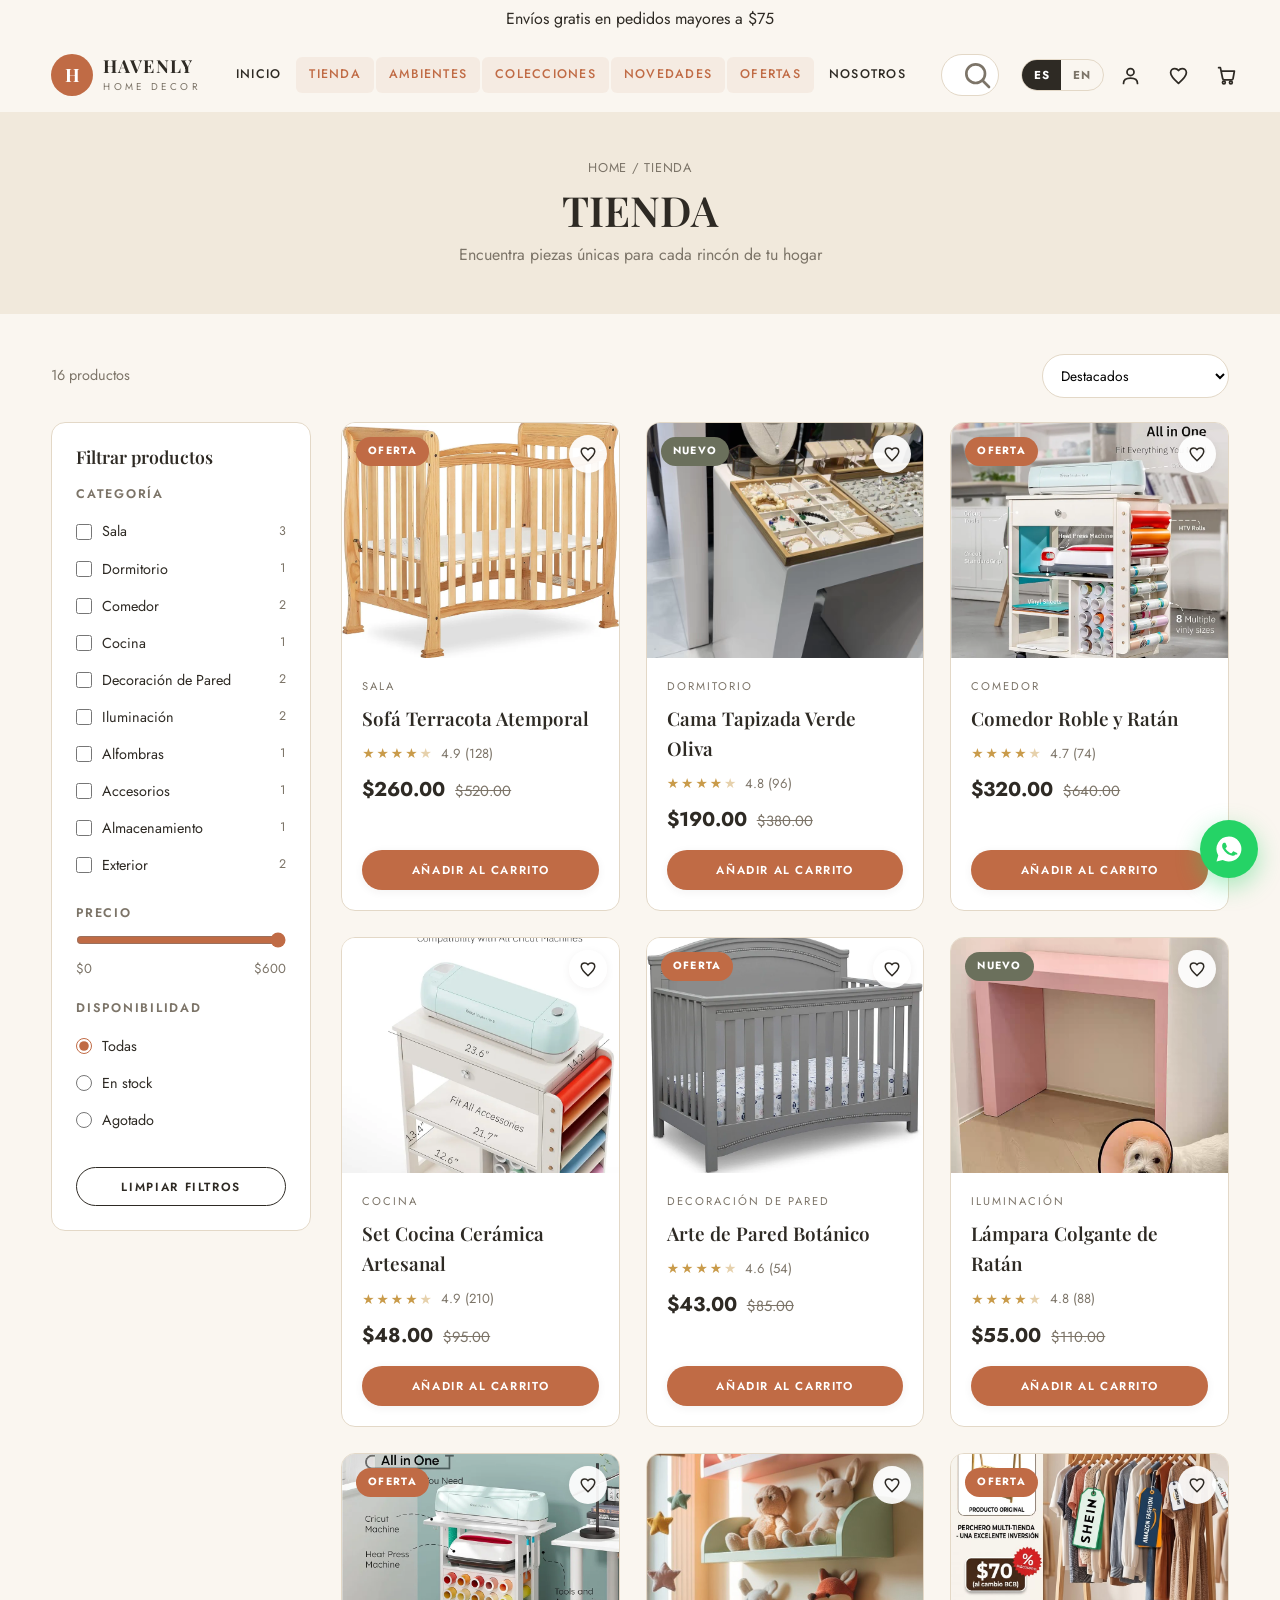
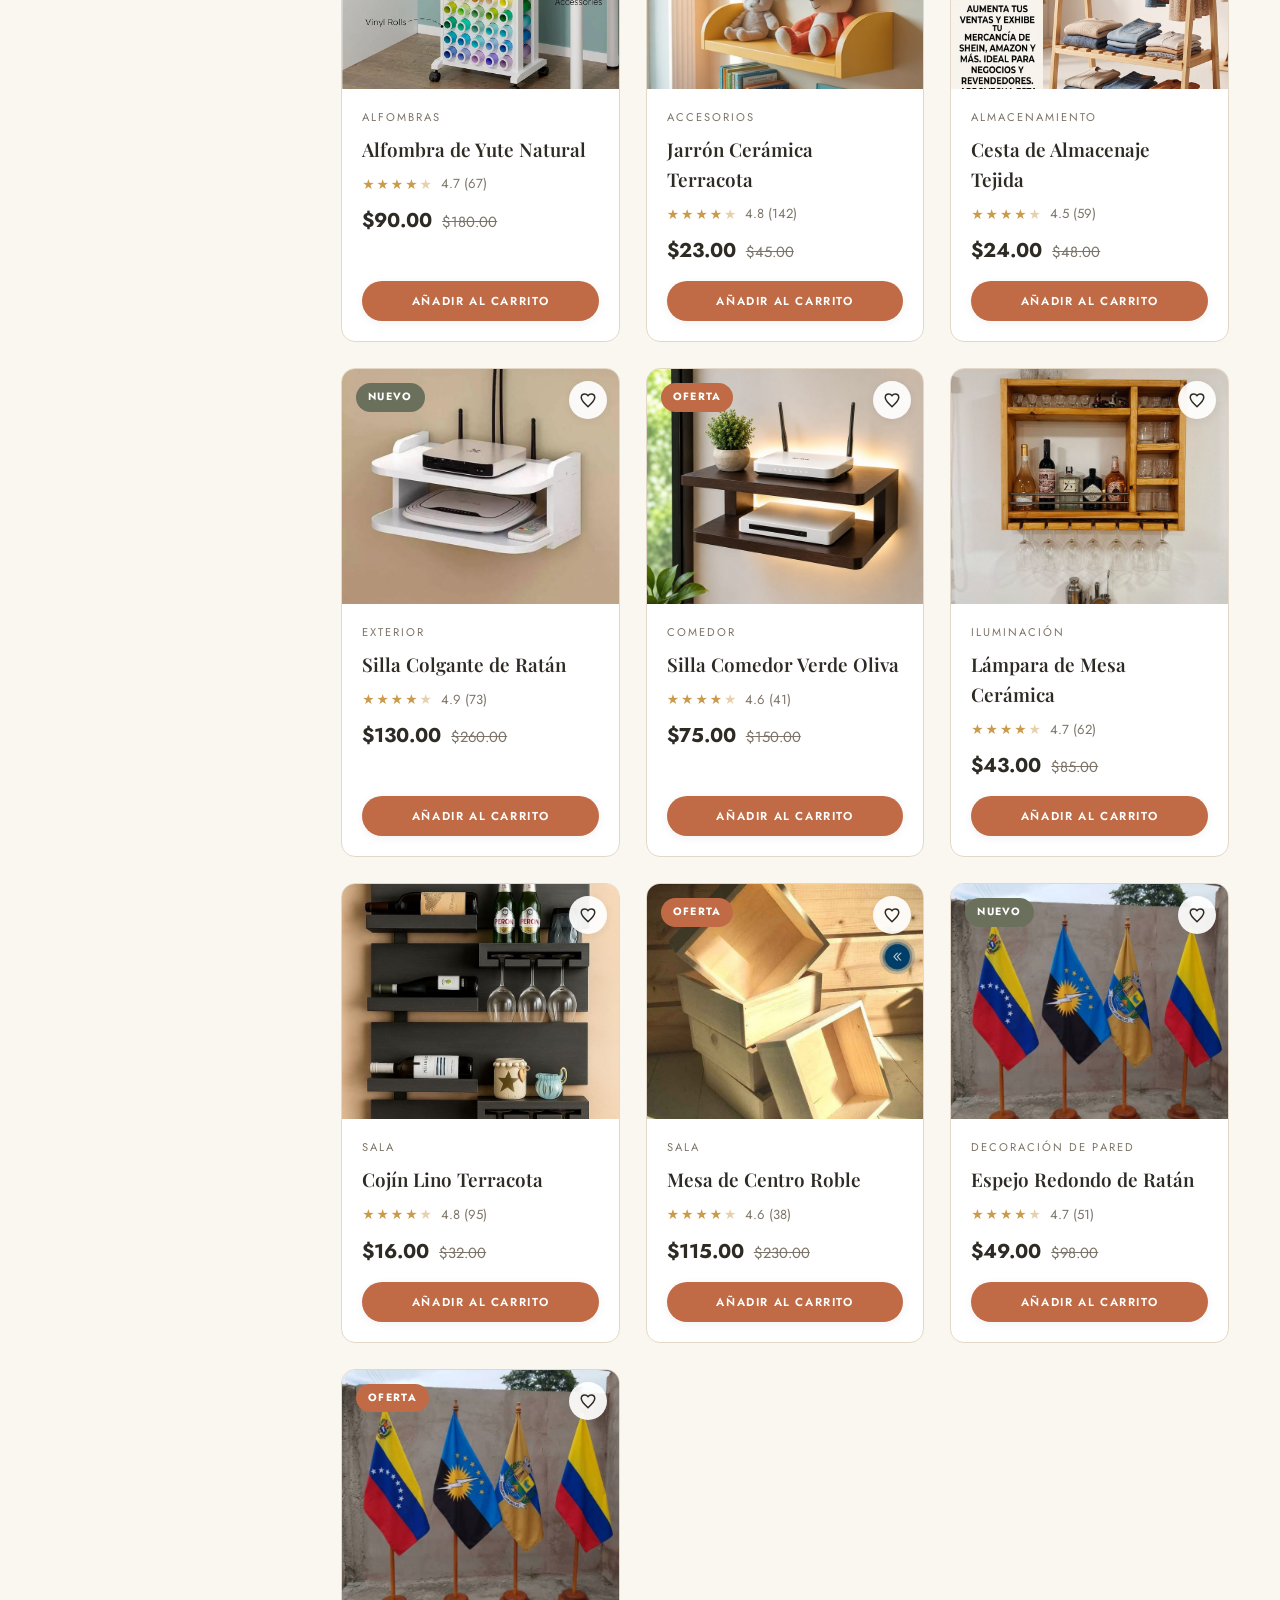
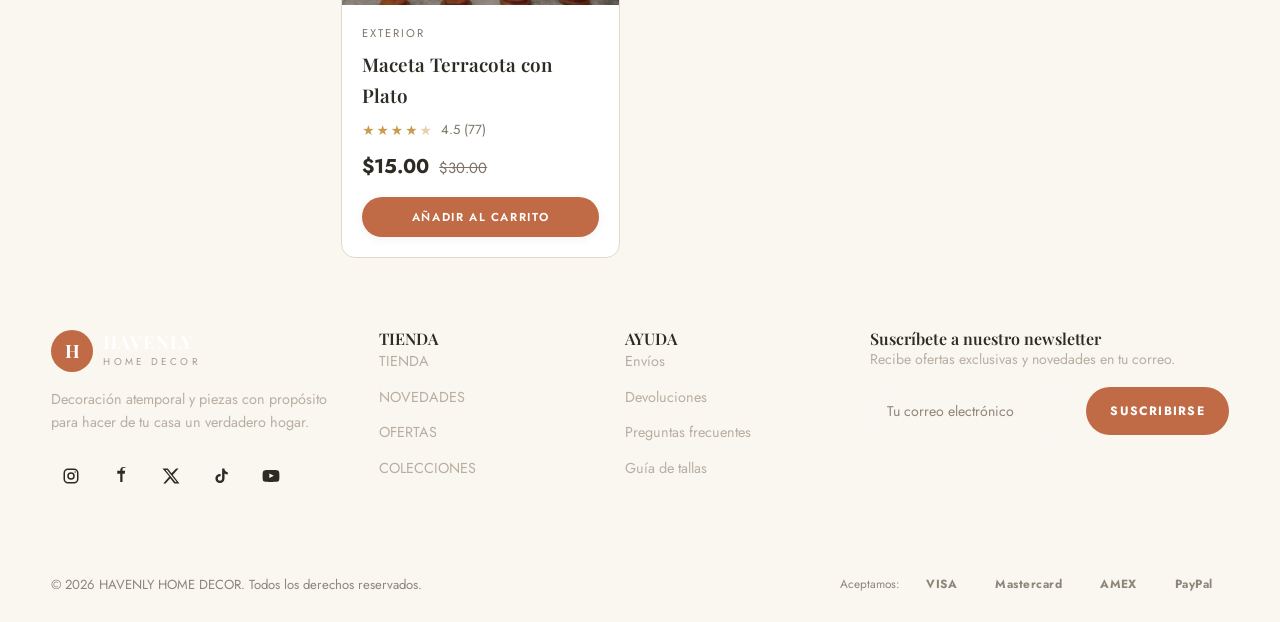
<file: tienda.html>
<!DOCTYPE html>
<html lang="es">
<head>
  <meta charset="UTF-8">
  <meta name="viewport" content="width=device-width, initial-scale=1.0">
  <title>Tienda — HAVENLY HOME DECOR</title>
  <meta name="description" content="Catálogo de productos de decoración del hogar con filtros por categoría, precio y disponibilidad.">
  <link rel="preconnect" href="https://fonts.googleapis.com">
  <link rel="preconnect" href="https://fonts.gstatic.com" crossorigin>
  <link href="https://fonts.googleapis.com/css2?family=Playfair+Display:wght@500;600;700&family=Jost:wght@300;400;500;600;700&display=swap" rel="stylesheet">
  <link rel="stylesheet" href="css/style.css">
  <link rel="icon" href="data:image/svg+xml,<svg xmlns='http://www.w3.org/2000/svg' viewBox='0 0 100 100'><circle cx='50' cy='50' r='48' fill='%23C06B45'/><text x='50' y='68' font-size='55' text-anchor='middle' fill='white' font-family='Georgia'>H</text></svg>">
</head>
<body>

  <div id="site-topbar"></div>
  <header id="site-header"></header>

  <section class="page-head">
    <div class="container">
      <div class="breadcrumb"><a href="index.html">Home</a> / <span data-i18n="nav.shop"></span></div>
      <h1 data-i18n="nav.shop"></h1>
      <p data-i18n="shop.subtitle"></p>
    </div>
  </section>

  <section class="section" style="padding-top:40px">
    <div class="container">
      <div class="shop-toolbar">
        <button class="btn btn-outline btn-sm filter-toggle" id="filter-toggle">☰ <span data-i18n="filter.title"></span></button>
        <span class="results" id="results-count"></span>
        <select id="sort-select" aria-label="Ordenar">
          <option value="featured" data-i18n="sort.featured"></option>
          <option value="price-asc" data-i18n="sort.priceAsc"></option>
          <option value="price-desc" data-i18n="sort.priceDesc"></option>
          <option value="rating" data-i18n="sort.rating"></option>
        </select>
      </div>

      <div class="shop-layout">
        <aside class="filters" id="filters">
          <h3 data-i18n="filter.title"></h3>

          <div class="filter-group">
            <h4 data-i18n="filter.category"></h4>
            <div id="cat-filters"></div>
          </div>

          <div class="filter-group">
            <h4 data-i18n="filter.price"></h4>
            <div class="price-range">
              <input type="range" id="price-range" min="0" max="600" step="10" value="600">
              <div class="vals"><span>$0</span><span id="price-max-label">$600</span></div>
            </div>
          </div>

          <div class="filter-group">
            <h4 data-i18n="filter.avail"></h4>
            <label><input type="radio" name="avail" value="all" checked> <span data-i18n="filter.all"></span></label>
            <label><input type="radio" name="avail" value="in"> <span data-i18n="filter.in"></span></label>
            <label><input type="radio" name="avail" value="out"> <span data-i18n="filter.out"></span></label>
          </div>

          <button class="btn btn-outline btn-sm" id="clear-filters" data-i18n="filter.clear"></button>
        </aside>

        <div>
          <div class="products-grid" id="shop-grid"></div>
          <div id="no-results" style="display:none;text-align:center;padding:50px 10px;color:var(--muted)" data-i18n="filter.noresults"></div>
        </div>
      </div>
    </div>
  </section>

  <footer id="site-footer"></footer>

  <script src="js/data.js"></script>
  <script src="js/app.js"></script>
  <script>
    const params = new URLSearchParams(location.search);
    let state = {
      cats: params.get("cat") ? [params.get("cat")] : [],
      maxPrice: 600,
      avail: "all",
      sort: "featured",
      q: params.get("q") || "",
      filtro: params.get("filtro") || ""
    };

    function filteredProducts() {
      let list = PRODUCTS.slice();
      if (state.cats.length) list = list.filter((p) => state.cats.includes(p.category));
      list = list.filter((p) => p.price <= state.maxPrice);
      if (state.avail === "in") list = list.filter((p) => p.stock > 0);
      if (state.avail === "out") list = list.filter((p) => p.stock <= 0);
      if (state.filtro === "nuevo") list = list.filter((p) => p.newArrival);
      if (state.filtro === "oferta") list = list.filter((p) => p.badge === "oferta");
      if (state.filtro === "favoritos") list = list.filter((p) => isFav(p.id));
      if (state.q) {
        const q = state.q.toLowerCase();
        list = list.filter((p) => (p.name + " " + p.nameEn + " " + catName(p.category)).toLowerCase().includes(q));
      }
      if (state.sort === "price-asc") list.sort((a, b) => a.price - b.price);
      if (state.sort === "price-desc") list.sort((a, b) => b.price - a.price);
      if (state.sort === "rating") list.sort((a, b) => b.rating - a.rating);
      return list;
    }

    function renderFilters() {
      const el = document.getElementById("cat-filters");
      el.innerHTML = CATEGORIES.map((c) => {
        const count = PRODUCTS.filter((p) => p.category === c.key).length;
        return `<label><input type="checkbox" value="${c.key}" ${state.cats.includes(c.key) ? "checked" : ""}> <span>${catName(c.key)}</span><span class="count">${count}</span></label>`;
      }).join("");
      el.querySelectorAll("input").forEach((cb) => cb.addEventListener("change", () => {
        state.cats = [...el.querySelectorAll("input:checked")].map((i) => i.value);
        render();
      }));
    }

    function render() {
      const list = filteredProducts();
      const grid = document.getElementById("shop-grid");
      grid.innerHTML = list.map((p) => productCardHTML(p)).join("");
      document.getElementById("no-results").style.display = list.length ? "none" : "block";
      document.getElementById("results-count").textContent = `${list.length} ${t("filter.results")}`;
      document.getElementById("price-max-label").textContent = "$" + state.maxPrice;
      bindProductCards();
    }

    window.__renderPage = function () {
      renderFilters();
      render();
    };

    document.getElementById("price-range").addEventListener("input", (e) => {
      state.maxPrice = +e.target.value;
      render();
    });
    document.querySelectorAll('input[name="avail"]').forEach((r) => r.addEventListener("change", () => {
      state.avail = r.value;
      render();
    }));
    document.getElementById("sort-select").addEventListener("change", (e) => {
      state.sort = e.target.value;
      render();
    });
    document.getElementById("clear-filters").addEventListener("click", () => {
      state.cats = []; state.maxPrice = 600; state.avail = "all"; state.q = ""; state.filtro = "";
      document.getElementById("price-range").value = 600;
      document.querySelector('input[name="avail"][value="all"]').checked = true;
      renderFilters();
      render();
    });
    document.getElementById("filter-toggle").addEventListener("click", () => {
      document.getElementById("filters").classList.toggle("open");
    });

    window.__renderPage();
  </script>
</body>
</html>
</file>
<file: css/style.css>
/* ============================================================
   HAVENLY HOME DECOR — Hoja de estilos principal
   Paleta: tonos tierra, ocre, beige, verde oliva y terracota
   ============================================================ */

:root {
  --cream: #FAF6F0;
  --beige: #F1E9DC;
  --sand: #E6DAC6;
  --terracotta: #C06B45;
  --terracotta-dark: #A8552F;
  --terracotta-soft: #D98E6A;
  --ochre: #C99B4A;
  --ochre-dark: #A87F2F;
  --olive: #6B705C;
  --olive-dark: #4F5544;
  --tierra: #8B5E3C;
  --ink: #2E2A24;
  --muted: #7C7468;
  --line: #E3D8C7;
  --white: #FFFFFF;
  --green-wa: #25D366;
  --danger: #B3422E;
  --shadow-sm: 0 2px 10px rgba(46, 42, 36, .06);
  --shadow-md: 0 10px 30px rgba(46, 42, 36, .10);
  --shadow-lg: 0 20px 50px rgba(46, 42, 36, .16);
  --radius: 14px;
  --radius-sm: 8px;
  --serif: "Playfair Display", "Cormorant Garamond", Georgia, serif;
  --sans: "Jost", "Inter", "Segoe UI", system-ui, sans-serif;
  --transition: .3s cubic-bezier(.4, 0, .2, 1);
}

* { margin: 0; padding: 0; box-sizing: border-box; }

html { scroll-behavior: smooth; }

body {
  font-family: var(--sans);
  color: var(--ink);
  background: var(--cream);
  line-height: 1.6;
  -webkit-font-smoothing: antialiased;
  overflow-x: hidden;
}

img { max-width: 100%; display: block; }
a { color: inherit; text-decoration: none; }
button { font-family: inherit; cursor: pointer; border: none; background: none; }
input, select, textarea { font-family: inherit; font-size: 1rem; }

h1, h2, h3, h4 { font-family: var(--serif); font-weight: 600; line-height: 1.15; }

.container { width: min(1240px, 92%); margin-inline: auto; }

.section { padding: 72px 0; }
.section-head { text-align: center; max-width: 560px; margin: 0 auto 44px; }
.section-head .eyebrow {
  display: inline-block; font-size: .78rem; letter-spacing: .22em;
  text-transform: uppercase; color: var(--terracotta); font-weight: 600; margin-bottom: 10px;
}
.section-head h2 { font-size: clamp(1.7rem, 3.4vw, 2.5rem); color: var(--ink); }
.section-head p { color: var(--muted); margin-top: 10px; }

/* ---------- Botones ---------- */
.btn {
  display: inline-flex; align-items: center; justify-content: center; gap: 8px;
  padding: 14px 30px; border-radius: 999px; font-weight: 600;
  font-size: .82rem; letter-spacing: .14em; text-transform: uppercase;
  transition: var(--transition); white-space: nowrap;
}
.btn-primary { background: var(--terracotta); color: #fff; box-shadow: var(--shadow-sm); }
.btn-primary:hover { background: var(--terracotta-dark); transform: translateY(-2px); box-shadow: var(--shadow-md); }
.btn-outline { border: 1.5px solid var(--ink); color: var(--ink); background: transparent; }
.btn-outline:hover { background: var(--ink); color: #fff; }
.btn-light { background: #fff; color: var(--ink); }
.btn-light:hover { background: var(--beige); }
.btn-block { width: 100%; }
.btn-sm { padding: 10px 18px; font-size: .74rem; }

/* ============================================================
   BARRA SUPERIOR
   ============================================================ */
.topbar {
  background: var(--olive-dark); color: #F3EFE6; font-size: .8rem;
  letter-spacing: .04em; overflow: hidden; position: relative; z-index: 60;
}
.topbar__inner { display: flex; justify-content: center; align-items: center; min-height: 38px; }
.topbar__msg { text-align: center; padding: 6px 40px; opacity: 0; display: none; transition: opacity .5s; }
.topbar__msg.active { display: block; opacity: 1; animation: fadeSlide .5s ease; }
.topbar__msg strong { color: var(--ochre); font-weight: 600; }
@keyframes fadeSlide { from { opacity: 0; transform: translateY(6px); } to { opacity: 1; transform: none; } }

/* ============================================================
   HEADER
   ============================================================ */
.header {
  position: sticky; top: 0; z-index: 50; background: rgba(250, 246, 240, .92);
  backdrop-filter: blur(12px); border-bottom: 1px solid var(--line);
}
.header__inner { display: flex; align-items: center; gap: 22px; padding: 16px 0; }
.logo { display: flex; align-items: center; gap: 10px; flex-shrink: 0; }
.logo__mark {
  width: 42px; height: 42px; border-radius: 50%; background: var(--terracotta);
  color: #fff; display: grid; place-items: center; font-family: var(--serif);
  font-size: 1.15rem; font-weight: 700;
}
.logo__text { line-height: 1.05; }
.logo__name { font-family: var(--serif); font-size: 1.12rem; font-weight: 700; letter-spacing: .06em; color: var(--ink); }
.logo__tag { font-size: .62rem; letter-spacing: .34em; color: var(--muted); text-transform: uppercase; }

.nav { display: flex; gap: 2px; margin-left: auto; }
.nav a {
  padding: 8px 13px; font-size: .78rem; letter-spacing: .1em; font-weight: 500;
  color: var(--ink); border-radius: 6px; transition: var(--transition);
}
.nav a:hover, .nav a.active { color: var(--terracotta); background: rgba(192, 107, 69, .08); }

.header__search {
  position: relative; flex: 1; max-width: 240px;
}
.header__search input {
  width: 100%; padding: 10px 40px 10px 16px; border-radius: 999px;
  border: 1px solid var(--line); background: #fff; font-size: .86rem; outline: none;
  transition: var(--transition);
}
.header__search input:focus { border-color: var(--terracotta); box-shadow: 0 0 0 3px rgba(192, 107, 69, .12); }
.header__search button { position: absolute; right: 6px; top: 50%; transform: translateY(-50%); width: 32px; height: 32px; border-radius: 50%; display: grid; place-items: center; color: var(--muted); }
.header__search button:hover { color: var(--terracotta); }

.header__icons { display: flex; align-items: center; gap: 6px; }
.icon-btn {
  position: relative; width: 42px; height: 42px; border-radius: 50%;
  display: grid; place-items: center; color: var(--ink); transition: var(--transition);
}
.icon-btn:hover { background: var(--beige); color: var(--terracotta); }
.icon-btn svg { width: 21px; height: 21px; }
.icon-btn .badge {
  position: absolute; top: 2px; right: 0; min-width: 18px; height: 18px;
  padding: 0 5px; border-radius: 999px; background: var(--terracotta); color: #fff;
  font-size: .66rem; font-weight: 700; display: grid; place-items: center;
}

.lang-toggle {
  display: flex; border: 1px solid var(--line); border-radius: 999px; overflow: hidden;
}
.lang-toggle button {
  padding: 7px 12px; font-size: .72rem; font-weight: 700; letter-spacing: .06em;
  color: var(--muted); transition: var(--transition);
}
.lang-toggle button.active { background: var(--ink); color: #fff; }

.hamburger { display: none; }

/* ============================================================
   HERO
   ============================================================ */
.hero {
  position: relative; min-height: 620px; display: flex; align-items: center;
  background: linear-gradient(100deg, rgba(43, 36, 30, .78) 0%, rgba(43, 36, 30, .35) 55%, rgba(43, 36, 30, .15) 100%),
              url("../assets/img/sofa-terracota.webp") center/cover no-repeat;
  color: #fff;
}
.hero__content { max-width: 620px; padding: 80px 0; }
.hero__eyebrow { font-size: .8rem; letter-spacing: .3em; text-transform: uppercase; color: var(--ochre); font-weight: 600; margin-bottom: 16px; }
.hero h1 { font-size: clamp(2.6rem, 6vw, 4.4rem); font-weight: 700; margin-bottom: 18px; }
.hero p { font-size: 1.08rem; color: rgba(255, 255, 255, .88); max-width: 480px; margin-bottom: 32px; }
.hero__cta { display: flex; gap: 14px; flex-wrap: wrap; margin-bottom: 44px; }
.hero__badges { display: flex; flex-wrap: wrap; gap: 26px; }
.hero__badge { display: flex; align-items: center; gap: 9px; font-size: .84rem; color: rgba(255,255,255,.9); }
.hero__badge svg { width: 20px; height: 20px; color: var(--ochre); }

/* ============================================================
   BANNER OFERTA
   ============================================================ */
.offerbar {
  background: linear-gradient(90deg, var(--terracotta), var(--ochre));
  color: #fff; padding: 18px 0;
}
.offerbar__inner { display: flex; align-items: center; justify-content: center; gap: 22px; flex-wrap: wrap; text-align: center; }
.offerbar__text { font-size: 1rem; font-weight: 500; }
.offerbar__text strong { font-weight: 800; letter-spacing: .04em; }
.offerbar .btn-light { padding: 10px 22px; font-size: .74rem; }

/* ============================================================
   CATEGORÍAS
   ============================================================ */
.cats { display: grid; grid-template-columns: repeat(5, 1fr); gap: 18px; }
.cat {
  background: #fff; border: 1px solid var(--line); border-radius: var(--radius);
  padding: 28px 14px; text-align: center; transition: var(--transition);
  display: flex; flex-direction: column; align-items: center; gap: 12px;
}
.cat:hover { transform: translateY(-6px); box-shadow: var(--shadow-md); border-color: var(--terracotta-soft); }
.cat__icon { font-size: 2.1rem; width: 64px; height: 64px; border-radius: 50%; background: var(--beige); display: grid; place-items: center; transition: var(--transition); }
.cat__icon svg { width: 30px; height: 30px; }
.cat:hover .cat__icon { background: var(--terracotta); }
.cat__name { font-family: var(--serif); font-size: 1.02rem; font-weight: 600; color: var(--ink); }

/* ============================================================
   GRID DE PRODUCTOS
   ============================================================ */
.products-grid { display: grid; grid-template-columns: repeat(3, 1fr); gap: 26px; }
.card {
  background: #fff; border-radius: var(--radius); overflow: hidden;
  border: 1px solid var(--line); transition: var(--transition); position: relative;
  display: flex; flex-direction: column;
}
.card:hover { transform: translateY(-6px); box-shadow: var(--shadow-md); }
.card__media { position: relative; aspect-ratio: 4 / 3.4; overflow: hidden; background: var(--beige); }
.card__media img { width: 100%; height: 100%; object-fit: cover; transition: transform .6s ease; }
.card:hover .card__media img { transform: scale(1.06); }
.card__badge {
  position: absolute; top: 14px; left: 14px; padding: 6px 12px; border-radius: 999px;
  font-size: .66rem; font-weight: 700; letter-spacing: .12em; text-transform: uppercase;
}
.card__badge.new { background: var(--olive); color: #fff; }
.card__badge.sale { background: var(--terracotta); color: #fff; }
.card__fav {
  position: absolute; top: 12px; right: 12px; width: 38px; height: 38px; border-radius: 50%;
  background: rgba(255,255,255,.92); display: grid; place-items: center; color: var(--ink);
  transition: var(--transition); box-shadow: var(--shadow-sm);
}
.card__fav:hover { color: var(--terracotta); transform: scale(1.08); }
.card__fav.active { color: var(--terracotta); }
.card__fav svg { width: 18px; height: 18px; }
.card__body { padding: 20px; display: flex; flex-direction: column; gap: 8px; flex: 1; }
.card__cat { font-size: .7rem; letter-spacing: .18em; text-transform: uppercase; color: var(--muted); }
.card__name { font-family: var(--serif); font-size: 1.18rem; font-weight: 600; color: var(--ink); }
.card__rating { display: flex; align-items: center; gap: 7px; font-size: .82rem; color: var(--muted); }
.stars { color: var(--ochre); letter-spacing: 2px; font-size: .86rem; }
.card__price { display: flex; align-items: baseline; gap: 10px; margin-top: 2px; }
.price { font-size: 1.25rem; font-weight: 700; color: var(--ink); }
.price-old { font-size: .92rem; color: var(--muted); text-decoration: line-through; }
.card__actions { display: flex; gap: 10px; margin-top: auto; padding-top: 6px; }
.card__actions .btn { flex: 1; padding: 12px 10px; font-size: .72rem; }

/* ============================================================
   BANNERS PROMOCIONALES
   ============================================================ */
.banners { display: grid; grid-template-columns: 1fr 1fr; gap: 26px; }
.banner {
  position: relative; border-radius: var(--radius); overflow: hidden; min-height: 320px;
  display: flex; align-items: flex-end; color: #fff; padding: 38px;
}
.banner::after { content: ""; position: absolute; inset: 0; background: linear-gradient(0deg, rgba(30,26,22,.72), rgba(30,26,22,.05)); }
.banner__content { position: relative; z-index: 2; }
.banner h3 { font-size: 1.9rem; margin-bottom: 8px; }
.banner p { color: rgba(255,255,255,.85); margin-bottom: 18px; }
.banner--1 { background: url("../assets/img/alfombra.webp") center/cover; }
.banner--2 { background: url("../assets/img/exterior.jpg") center/cover; }

/* ============================================================
   TESTIMONIOS
   ============================================================ */
.testi { background: var(--beige); }
.testi__carousel { position: relative; max-width: 760px; margin: 0 auto; }
.testi__track { overflow: hidden; }
.testi__slides { display: flex; transition: transform .5s ease; }
.testi__slide { min-width: 100%; padding: 10px; }
.testi__card {
  background: #fff; border-radius: var(--radius); padding: 40px; text-align: center;
  box-shadow: var(--shadow-sm); border: 1px solid var(--line);
}
.testi__stars { color: var(--ochre); font-size: 1.2rem; letter-spacing: 4px; margin-bottom: 16px; }
.testi__text { font-family: var(--serif); font-size: 1.22rem; font-style: italic; color: var(--ink); margin-bottom: 22px; }
.testi__who { display: flex; align-items: center; justify-content: center; gap: 12px; }
.testi__avatar {
  width: 50px; height: 50px; border-radius: 50%; background: var(--terracotta);
  color: #fff; display: grid; place-items: center; font-weight: 700; font-size: .9rem;
}
.testi__name { font-weight: 600; text-align: left; }
.testi__loc { font-size: .8rem; color: var(--muted); text-align: left; }
.testi__nav { display: flex; justify-content: center; gap: 10px; margin-top: 26px; }
.testi__dot { width: 10px; height: 10px; border-radius: 50%; background: var(--sand); transition: var(--transition); }
.testi__dot.active { background: var(--terracotta); width: 26px; border-radius: 999px; }

/* ============================================================
   SECCIÓN DE CONFIANZA
   ============================================================ */
.trust { display: grid; grid-template-columns: repeat(4, 1fr); gap: 20px; }
.trust__item { text-align: center; padding: 30px 16px; }
.trust__icon {
  width: 66px; height: 66px; margin: 0 auto 16px; border-radius: 50%;
  background: var(--beige); display: grid; place-items: center; color: var(--terracotta);
}
.trust__icon svg { width: 28px; height: 28px; }
.trust__item h4 { font-family: var(--sans); font-size: 1rem; font-weight: 700; letter-spacing: .04em; }
.trust__item p { font-size: .86rem; color: var(--muted); margin-top: 4px; }

/* ============================================================
   FOOTER
   ============================================================ */
.footer { background: var(--ink); color: #D9D2C6; padding: 70px 0 0; }
.footer__grid { display: grid; grid-template-columns: 1.4fr 1fr 1fr 1.4fr; gap: 40px; padding-bottom: 50px; }
.footer h4 { color: #fff; font-family: var(--sans); font-size: .82rem; letter-spacing: .2em; text-transform: uppercase; margin-bottom: 18px; }
.footer__brand .logo__name { color: #fff; }
.footer__brand .logo__tag { color: #A79E91; }
.footer__desc { font-size: .9rem; margin: 16px 0 22px; color: #B8AFA2; }
.socials { display: flex; gap: 10px; }
.socials a {
  width: 40px; height: 40px; border-radius: 50%; background: rgba(255,255,255,.08);
  display: grid; place-items: center; transition: var(--transition);
}
.socials a:hover { background: var(--terracotta); color: #fff; }
.socials svg { width: 18px; height: 18px; }
.footer__links { list-style: none; }
.footer__links li { margin-bottom: 10px; }
.footer__links a { font-size: .9rem; color: #B8AFA2; transition: var(--transition); }
.footer__links a:hover { color: var(--ochre); padding-left: 4px; }
.footer__news p { font-size: .88rem; color: #B8AFA2; margin-bottom: 16px; }
.footer__form { display: flex; gap: 8px; }
.footer__form input {
  flex: 1; padding: 13px 16px; border-radius: 999px; border: 1px solid rgba(255,255,255,.15);
  background: rgba(255,255,255,.06); color: #fff; outline: none; font-size: .88rem;
}
.footer__form input::placeholder { color: #8E8679; }
.footer__form input:focus { border-color: var(--ochre); }
.footer__form button { padding: 0 24px; border-radius: 999px; background: var(--terracotta); color: #fff; font-weight: 700; font-size: .76rem; letter-spacing: .1em; transition: var(--transition); }
.footer__form button:hover { background: var(--terracotta-dark); }
.footer__bottom {
  border-top: 1px solid rgba(255,255,255,.1); padding: 22px 0;
  display: flex; align-items: center; justify-content: space-between; gap: 18px; flex-wrap: wrap;
}
.footer__copy { font-size: .82rem; color: #8E8679; }
.payments { display: flex; gap: 10px; align-items: center; }
.payments span { font-size: .74rem; color: #8E8679; margin-right: 4px; }
.pay-chip {
  padding: 6px 12px; border-radius: 6px; background: rgba(255,255,255,.08);
  font-size: .72rem; font-weight: 700; letter-spacing: .04em; color: #D9D2C6;
}

/* ============================================================
   WHATSAPP FLOTANTE
   ============================================================ */
.wa-float {
  position: fixed; right: 22px; bottom: 22px; z-index: 90; width: 58px; height: 58px;
  border-radius: 50%; background: var(--green-wa); color: #fff; display: grid; place-items: center;
  box-shadow: 0 8px 24px rgba(37, 211, 102, .4); transition: var(--transition);
}
.wa-float:hover { transform: scale(1.08); }
.wa-float svg { width: 30px; height: 30px; }

/* ============================================================
   TOAST
   ============================================================ */
.toast {
  position: fixed; bottom: 30px; left: 50%; transform: translateX(-50%) translateY(120px);
  background: var(--ink); color: #fff; padding: 14px 26px; border-radius: 999px;
  font-size: .88rem; z-index: 100; transition: transform .4s ease; box-shadow: var(--shadow-lg);
  display: flex; align-items: center; gap: 10px;
}
.toast.show { transform: translateX(-50%) translateY(0); }
.toast svg { width: 18px; height: 18px; color: var(--ochre); }

/* ============================================================
   CARRITO (página)
   ============================================================ */
.page-head { background: var(--beige); padding: 46px 0; text-align: center; }
.page-head h1 { font-size: clamp(1.8rem, 4vw, 2.6rem); }
.page-head p { color: var(--muted); margin-top: 8px; }
.breadcrumb { font-size: .8rem; color: var(--muted); letter-spacing: .06em; margin-bottom: 8px; text-transform: uppercase; }
.breadcrumb a:hover { color: var(--terracotta); }

.cart-layout { display: grid; grid-template-columns: 1.8fr 1fr; gap: 30px; align-items: start; }
.cart-items { display: flex; flex-direction: column; gap: 16px; }
.cart-item {
  background: #fff; border: 1px solid var(--line); border-radius: var(--radius);
  padding: 16px; display: grid; grid-template-columns: 110px 1fr auto; gap: 18px; align-items: center;
}
.cart-item__img { width: 110px; height: 100px; border-radius: var(--radius-sm); object-fit: cover; background: var(--beige); }
.cart-item__name { font-family: var(--serif); font-size: 1.08rem; font-weight: 600; }
.cart-item__meta { font-size: .82rem; color: var(--muted); margin-top: 4px; }
.cart-item__price { font-weight: 700; }
.qty { display: inline-flex; align-items: center; border: 1px solid var(--line); border-radius: 999px; overflow: hidden; }
.qty button { width: 34px; height: 34px; font-size: 1rem; color: var(--ink); transition: var(--transition); }
.qty button:hover { background: var(--beige); }
.qty span { min-width: 36px; text-align: center; font-weight: 600; }
.cart-item__right { display: flex; flex-direction: column; align-items: flex-end; gap: 12px; }
.cart-item__remove { font-size: .78rem; color: var(--danger); display: flex; align-items: center; gap: 5px; }
.cart-item__remove:hover { text-decoration: underline; }

.summary {
  background: #fff; border: 1px solid var(--line); border-radius: var(--radius);
  padding: 28px; position: sticky; top: 110px;
}
.summary h3 { font-size: 1.3rem; margin-bottom: 20px; }
.summary__row { display: flex; justify-content: space-between; padding: 11px 0; font-size: .95rem; color: var(--muted); }
.summary__row.total { border-top: 1px solid var(--line); margin-top: 8px; padding-top: 16px; color: var(--ink); font-size: 1.2rem; font-weight: 700; }
.summary__row .free { color: var(--olive); font-weight: 600; }
.promo { display: flex; gap: 8px; margin: 18px 0; }
.promo input { flex: 1; padding: 11px 14px; border-radius: 999px; border: 1px solid var(--line); outline: none; font-size: .86rem; }
.promo input:focus { border-color: var(--terracotta); }
.promo button { padding: 0 18px; border-radius: 999px; background: var(--ink); color: #fff; font-size: .76rem; font-weight: 700; letter-spacing: .08em; }
.promo button:hover { background: var(--olive-dark); }
.promo-msg { font-size: .8rem; margin-bottom: 12px; }
.promo-msg.ok { color: var(--olive); }
.promo-msg.bad { color: var(--danger); }

.empty-cart { text-align: center; padding: 70px 20px; }
.empty-cart .emoji { font-size: 3.4rem; margin-bottom: 16px; }
.empty-cart h2 { font-size: 1.7rem; margin-bottom: 10px; }
.empty-cart p { color: var(--muted); margin-bottom: 26px; }

/* ============================================================
   CHECKOUT
   ============================================================ */
.checkout-layout { display: grid; grid-template-columns: 1.6fr 1fr; gap: 30px; align-items: start; }
.form-card {
  background: #fff; border: 1px solid var(--line); border-radius: var(--radius); padding: 30px;
}
.form-card + .form-card { margin-top: 24px; }
.form-card h3 { font-size: 1.25rem; margin-bottom: 20px; display: flex; align-items: center; gap: 10px; }
.form-card h3 .step {
  width: 28px; height: 28px; border-radius: 50%; background: var(--terracotta);
  color: #fff; font-family: var(--sans); font-size: .82rem; font-weight: 700; display: grid; place-items: center;
}
.form-row { display: grid; grid-template-columns: 1fr 1fr; gap: 16px; }
.form-group { margin-bottom: 16px; }
.form-group label { display: block; font-size: .82rem; font-weight: 600; margin-bottom: 6px; letter-spacing: .02em; }
.form-group input, .form-group select {
  width: 100%; padding: 13px 15px; border-radius: var(--radius-sm);
  border: 1px solid var(--line); outline: none; transition: var(--transition); background: #FDFBF7;
}
.form-group input:focus, .form-group select:focus { border-color: var(--terracotta); box-shadow: 0 0 0 3px rgba(192,107,69,.12); background: #fff; }
.form-group .hint { font-size: .76rem; color: var(--muted); margin-top: 5px; }

.pay-options { display: flex; flex-direction: column; gap: 12px; }
.pay-option {
  display: flex; align-items: center; gap: 14px; padding: 16px; border: 1.5px solid var(--line);
  border-radius: var(--radius-sm); cursor: pointer; transition: var(--transition); background: #FDFBF7;
}
.pay-option:hover { border-color: var(--sand); }
.pay-option.selected { border-color: var(--terracotta); background: rgba(192,107,69,.06); }
.pay-option input { accent-color: var(--terracotta); width: 18px; height: 18px; }
.pay-option__icon { font-size: 1.5rem; }
.pay-option__name { font-weight: 700; font-size: .95rem; }
.pay-option__desc { font-size: .8rem; color: var(--muted); }
.pay-detail { display: none; margin-top: 12px; padding: 16px; background: var(--beige); border-radius: var(--radius-sm); font-size: .88rem; }
.pay-detail.show { display: block; }
.pay-detail code { background: #fff; padding: 3px 8px; border-radius: 5px; font-weight: 700; color: var(--terracotta-dark); }

/* ============================================================
   ÉXITO
   ============================================================ */
.success-card {
  max-width: 620px; margin: 0 auto; background: #fff; border: 1px solid var(--line);
  border-radius: var(--radius); padding: 50px 40px; text-align: center; box-shadow: var(--shadow-md);
}
.success-card .check {
  width: 84px; height: 84px; margin: 0 auto 24px; border-radius: 50%; background: var(--olive);
  color: #fff; display: grid; place-items: center;
}
.success-card .check svg { width: 40px; height: 40px; }
.success-card h1 { font-size: 2rem; margin-bottom: 12px; }
.success-card p { color: var(--muted); margin-bottom: 24px; }
.success-card .order-no {
  display: inline-block; background: var(--beige); padding: 10px 22px; border-radius: 999px;
  font-weight: 700; letter-spacing: .08em; margin-bottom: 8px;
}

/* ============================================================
   TIENDA (catálogo)
   ============================================================ */
.shop-layout { display: grid; grid-template-columns: 260px 1fr; gap: 30px; align-items: start; }
.filters {
  background: #fff; border: 1px solid var(--line); border-radius: var(--radius);
  padding: 24px; position: sticky; top: 110px;
}
.filters h3 { font-size: 1.1rem; margin-bottom: 20px; }
.filter-group { margin-bottom: 22px; }
.filter-group h4 { font-family: var(--sans); font-size: .78rem; letter-spacing: .14em; text-transform: uppercase; color: var(--muted); margin-bottom: 12px; }
.filter-group label {
  display: flex; align-items: center; gap: 10px; padding: 7px 0; font-size: .9rem;
  cursor: pointer; color: var(--ink);
}
.filter-group input[type="checkbox"], .filter-group input[type="radio"] { accent-color: var(--terracotta); width: 16px; height: 16px; }
.filter-group .count { margin-left: auto; font-size: .78rem; color: var(--muted); }
.price-range { display: flex; flex-direction: column; gap: 10px; }
.price-range input[type="range"] { width: 100%; accent-color: var(--terracotta); }
.price-range .vals { display: flex; justify-content: space-between; font-size: .82rem; color: var(--muted); }
.filters .btn { width: 100%; margin-top: 6px; }
.shop-toolbar { display: flex; align-items: center; justify-content: space-between; gap: 14px; margin-bottom: 24px; flex-wrap: wrap; }
.shop-toolbar .results { font-size: .9rem; color: var(--muted); }
.shop-toolbar select { padding: 10px 14px; border-radius: 999px; border: 1px solid var(--line); background: #fff; outline: none; font-size: .86rem; }
.filter-toggle { display: none; }

/* ============================================================
   DETALLE DE PRODUCTO
   ============================================================ */
.pdp { display: grid; grid-template-columns: 1fr 1fr; gap: 44px; align-items: start; }
.pdp__gallery { position: sticky; top: 110px; }
.pdp__main { border-radius: var(--radius); overflow: hidden; aspect-ratio: 1; background: var(--beige); border: 1px solid var(--line); }
.pdp__main img { width: 100%; height: 100%; object-fit: cover; }
.pdp__thumbs { display: flex; gap: 12px; margin-top: 14px; }
.pdp__thumb {
  width: 84px; height: 84px; border-radius: var(--radius-sm); overflow: hidden; cursor: pointer;
  border: 2px solid transparent; transition: var(--transition); background: var(--beige);
}
.pdp__thumb img { width: 100%; height: 100%; object-fit: cover; }
.pdp__thumb.active { border-color: var(--terracotta); }
.pdp__info .card__cat { font-size: .78rem; }
.pdp__info h1 { font-size: clamp(1.7rem, 3.4vw, 2.4rem); margin: 8px 0 12px; }
.pdp__rating { display: flex; align-items: center; gap: 10px; font-size: .9rem; color: var(--muted); margin-bottom: 16px; }
.pdp__price { display: flex; align-items: baseline; gap: 14px; margin-bottom: 18px; }
.pdp__price .price { font-size: 1.9rem; }
.pdp__desc { color: var(--muted); margin-bottom: 22px; }
.pdp__meta { display: flex; gap: 26px; font-size: .84rem; color: var(--muted); margin-bottom: 22px; flex-wrap: wrap; }
.pdp__meta strong { color: var(--ink); }
.pdp__actions { display: flex; gap: 12px; align-items: center; flex-wrap: wrap; margin-bottom: 26px; }
.pdp__actions .qty { height: 48px; }
.pdp__actions .qty button { width: 46px; height: 46px; }
.pdp__actions .btn { height: 48px; }
.pdp__tabs { border-top: 1px solid var(--line); padding-top: 24px; }
.pdp__tab-btns { display: flex; gap: 22px; margin-bottom: 18px; }
.pdp__tab-btn { font-size: .84rem; font-weight: 700; letter-spacing: .1em; text-transform: uppercase; color: var(--muted); padding-bottom: 8px; border-bottom: 2px solid transparent; }
.pdp__tab-btn.active { color: var(--terracotta); border-color: var(--terracotta); }
.pdp__tab { display: none; }
.pdp__tab.active { display: block; }
.review { border-bottom: 1px solid var(--line); padding: 18px 0; }
.review:last-child { border-bottom: none; }
.review__head { display: flex; align-items: center; gap: 12px; margin-bottom: 8px; }
.review__avatar { width: 42px; height: 42px; border-radius: 50%; background: var(--beige); display: grid; place-items: center; font-weight: 700; color: var(--terracotta-dark); }
.review__name { font-weight: 600; font-size: .92rem; }
.review__date { font-size: .78rem; color: var(--muted); }
.review__text { font-size: .92rem; color: var(--muted); }

/* ============================================================
   RESPONSIVE
   ============================================================ */
@media (max-width: 1024px) {
  .cats { grid-template-columns: repeat(4, 1fr); }
  .products-grid { grid-template-columns: repeat(2, 1fr); }
  .footer__grid { grid-template-columns: 1fr 1fr; }
  .shop-layout { grid-template-columns: 1fr; }
  .filters { position: static; }
}

@media (max-width: 860px) {
  .nav { display: none; }
  .header__search { display: none; }
  .hamburger { display: grid; }
  .hero { min-height: 540px; }
  .banners { grid-template-columns: 1fr; }
  .trust { grid-template-columns: repeat(2, 1fr); }
  .cart-layout, .checkout-layout { grid-template-columns: 1fr; }
  .summary { position: static; }
  .pdp { grid-template-columns: 1fr; }
  .pdp__gallery { position: static; }
}

@media (max-width: 600px) {
  .section { padding: 52px 0; }
  .cats { grid-template-columns: repeat(2, 1fr); }
  .products-grid { grid-template-columns: 1fr 1fr; gap: 14px; }
  .card__body { padding: 14px; }
  .card__name { font-size: 1rem; }
  .card__actions { flex-direction: column; }
  .hero__cta { flex-direction: column; align-items: stretch; }
  .hero__badges { gap: 14px; }
  .form-row { grid-template-columns: 1fr; }
  .cart-item { grid-template-columns: 80px 1fr; }
  .cart-item__img { width: 80px; height: 80px; }
  .cart-item__right { grid-column: 1 / -1; flex-direction: row; justify-content: space-between; align-items: center; }
  .footer__grid { grid-template-columns: 1fr; gap: 30px; }
  .footer__bottom { justify-content: center; text-align: center; }
  .wa-float { width: 52px; height: 52px; right: 16px; bottom: 16px; }
  .offerbar__inner { flex-direction: column; gap: 10px; }
  .filter-toggle { display: inline-flex; }
  .filters { display: none; }
  .filters.open { display: block; }
  .pdp__actions .btn { flex: 1; }
}

/* Menú móvil */
.mobile-menu {
  position: fixed; inset: 0; z-index: 80; background: rgba(46,42,36,.55); opacity: 0;
  pointer-events: none; transition: var(--transition);
}
.mobile-menu.open { opacity: 1; pointer-events: auto; }
.mobile-menu__panel {
  position: absolute; top: 0; right: 0; height: 100%; width: min(340px, 85%);
  background: var(--cream); padding: 26px; transform: translateX(100%); transition: transform .35s ease;
  display: flex; flex-direction: column; gap: 4px; overflow-y: auto;
}
.mobile-menu.open .mobile-menu__panel { transform: none; }
.mobile-menu__close { align-self: flex-end; width: 40px; height: 40px; border-radius: 50%; background: var(--beige); display: grid; place-items: center; font-size: 1.2rem; }
.mobile-menu__search { position: relative; margin: 12px 0 18px; }
.mobile-menu__search input { width: 100%; padding: 12px 42px 12px 16px; border-radius: 999px; border: 1px solid var(--line); outline: none; }
.mobile-menu__search button { position: absolute; right: 6px; top: 50%; transform: translateY(-50%); width: 32px; height: 32px; }
.mobile-menu a.mm-link { padding: 13px 10px; font-size: .9rem; letter-spacing: .1em; font-weight: 600; border-bottom: 1px solid var(--line); }
.mobile-menu a.mm-link:hover { color: var(--terracotta); }
</file>
